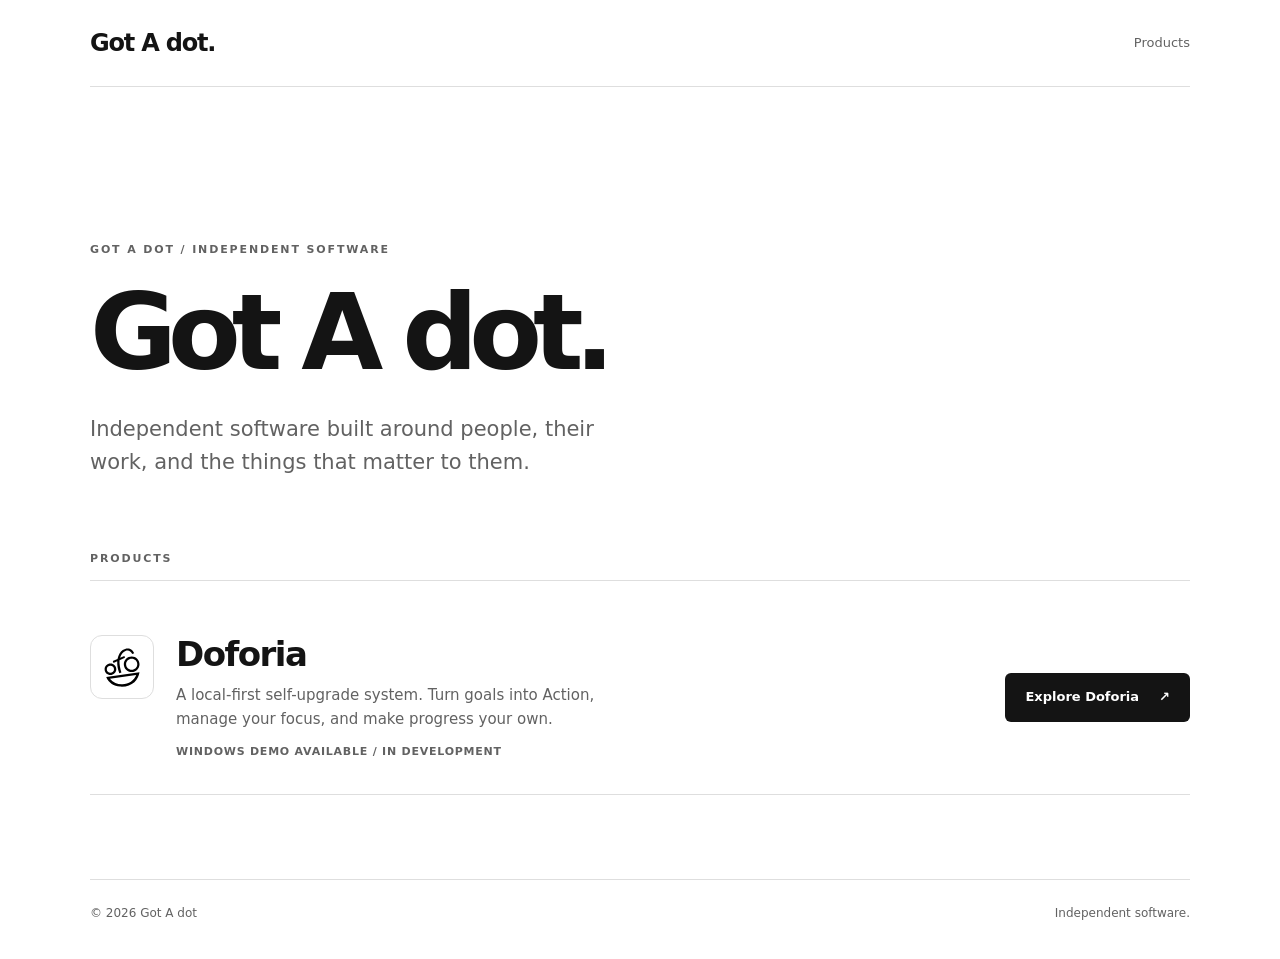
<file: index.html>
<!doctype html>
<html lang="en">
<head>
  <meta charset="utf-8">
  <meta name="viewport" content="width=device-width, initial-scale=1">
  <meta name="theme-color" media="(prefers-color-scheme: light)" content="#ffffff">
  <meta name="theme-color" media="(prefers-color-scheme: dark)" content="#111111">
  <title>Got A dot — Independent Software</title>
  <meta name="description" content="Got A dot is an independent software studio building tools for everyday life. Explore Doforia, a local-first self-upgrade system.">
  <meta name="robots" content="index, follow">
  <link rel="canonical" href="https://gotadot.github.io/">
  <meta property="og:type" content="website">
  <meta property="og:site_name" content="Got A dot">
  <meta property="og:title" content="Got A dot — Independent Software">
  <meta property="og:description" content="Independent software for everyday life. Discover Doforia.">
  <meta property="og:url" content="https://gotadot.github.io/">
  <script type="application/ld+json">{"@context":"https://schema.org","@type":"Organization","name":"Got A dot","url":"https://gotadot.github.io/"}</script>
  <script>
    const legacyIds = ["hero-title","preview","demo-tasks","progress-ring","task-percent","task-count","timer-display","timer-toggle","timer-reset","features","features-title","ownership","ownership-title","shared-workspace","shared-workspace-title","system","system-title","connected-actions","focus-automation","roadmap-title","platforms","platform-title","download","download-heading","demo-download-link","pricing","pricing-heading","free-release-conditions"];
    if (legacyIds.includes(location.hash.slice(1))) location.replace("/doforia/" + location.search + location.hash);
  </script>
  <style>
    :root{color-scheme:light dark;--bg:#fff;--ink:#141414;--muted:#626262;--line:#dedede;--soft:#f7f7f7}
    @media(prefers-color-scheme:dark){:root{--bg:#111;--ink:#f4f4f4;--muted:#aaa;--line:#373737;--soft:#1b1b1b}}
    *{box-sizing:border-box}body{margin:0;font-family:system-ui,-apple-system,BlinkMacSystemFont,"Segoe UI",sans-serif;background:var(--bg);color:var(--ink);line-height:1.6}a{color:inherit;text-decoration:none}a:focus-visible{outline:2px solid var(--ink);outline-offset:5px}.wrap{width:min(1100px,calc(100% - 48px));margin:auto}.top{display:flex;align-items:center;justify-content:space-between;border-bottom:1px solid var(--line);padding:24px 0}.brand{font-weight:750;letter-spacing:-.05em;font-size:24px}.nav{font-size:13px;color:var(--muted)}.hero{padding:clamp(72px,12vw,160px) 0 70px}.eyebrow{font-size:11px;letter-spacing:.17em;font-weight:650;color:var(--muted);margin:0 0 20px}h1,h2,p{margin:0}h1{font-size:clamp(54px,10vw,106px);letter-spacing:-.085em;line-height:1.02;font-weight:750}.intro{max-width:560px;font-size:clamp(16px,2vw,21px);margin-top:26px;color:var(--muted)}.products{padding:0 0 84px}.section-label{padding-bottom:13px;border-bottom:1px solid var(--line)}.product{display:grid;grid-template-columns:1fr auto;align-items:center;gap:28px;padding:34px 0;border-bottom:1px solid var(--line)}.product-main{display:flex;align-items:flex-start;gap:22px}.product-icon{width:64px;height:64px;display:grid;place-items:center;background:#fff;border:1px solid #dedede;border-radius:12px;flex:none}.product-icon img{width:40px;height:40px}h2{font-size:34px;line-height:1.15;letter-spacing:-.045em}.product p{max-width:480px;font-size:15px;color:var(--muted);margin-top:8px}.product-meta{font-size:11px;font-weight:650;letter-spacing:.07em;color:var(--muted);margin-top:12px}.button{display:inline-flex;align-items:center;justify-content:center;gap:20px;background:var(--ink);color:var(--bg);font-size:13px;font-weight:650;padding:14px 20px;border-radius:6px;white-space:nowrap}.button:hover{opacity:.8}.footer{border-top:1px solid var(--line);padding:24px 0 36px;display:flex;justify-content:space-between;gap:20px;color:var(--muted);font-size:12px}
    @media(max-width:600px){.wrap{width:calc(100% - 36px)}.hero{padding:76px 0 50px}.product{grid-template-columns:1fr;gap:24px}.product-icon{width:48px;height:48px}.product-icon img{width:30px;height:30px}.product-main{gap:14px}.button{justify-self:start}.footer{flex-wrap:wrap}}
  </style>
</head>
<body>
  <header class="top wrap" id="top"><a class="brand" href="/">Got A dot.</a><nav class="nav" aria-label="Main navigation"><a href="#products">Products</a></nav></header>
  <main id="main" class="wrap">
    <section class="hero" aria-labelledby="brand-title">
      <p class="eyebrow">GOT A DOT / INDEPENDENT SOFTWARE</p>
      <h1 id="brand-title">Got A dot.</h1>
      <p class="intro">Independent software built around people, their work, and the things that matter to them.</p>
    </section>
    <section class="products" id="products" aria-labelledby="products-title">
      <p class="eyebrow section-label" id="products-title">PRODUCTS</p>
      <article class="product">
        <div class="product-main">
          <div class="product-icon"><img src="/doforia/logo.svg" alt="" width="40" height="40"></div>
          <div><h2><a href="/doforia/">Doforia</a></h2><p>A local-first self-upgrade system. Turn goals into Action, manage your focus, and make progress your own.</p><div class="product-meta">WINDOWS DEMO AVAILABLE / IN DEVELOPMENT</div></div>
        </div>
        <a class="button" href="/doforia/">Explore Doforia <span aria-hidden="true">↗</span></a>
      </article>
    </section>
  </main>
  <footer class="footer wrap"><span>© 2026 Got A dot</span><span>Independent software.</span></footer>
</body>
</html>
</file>
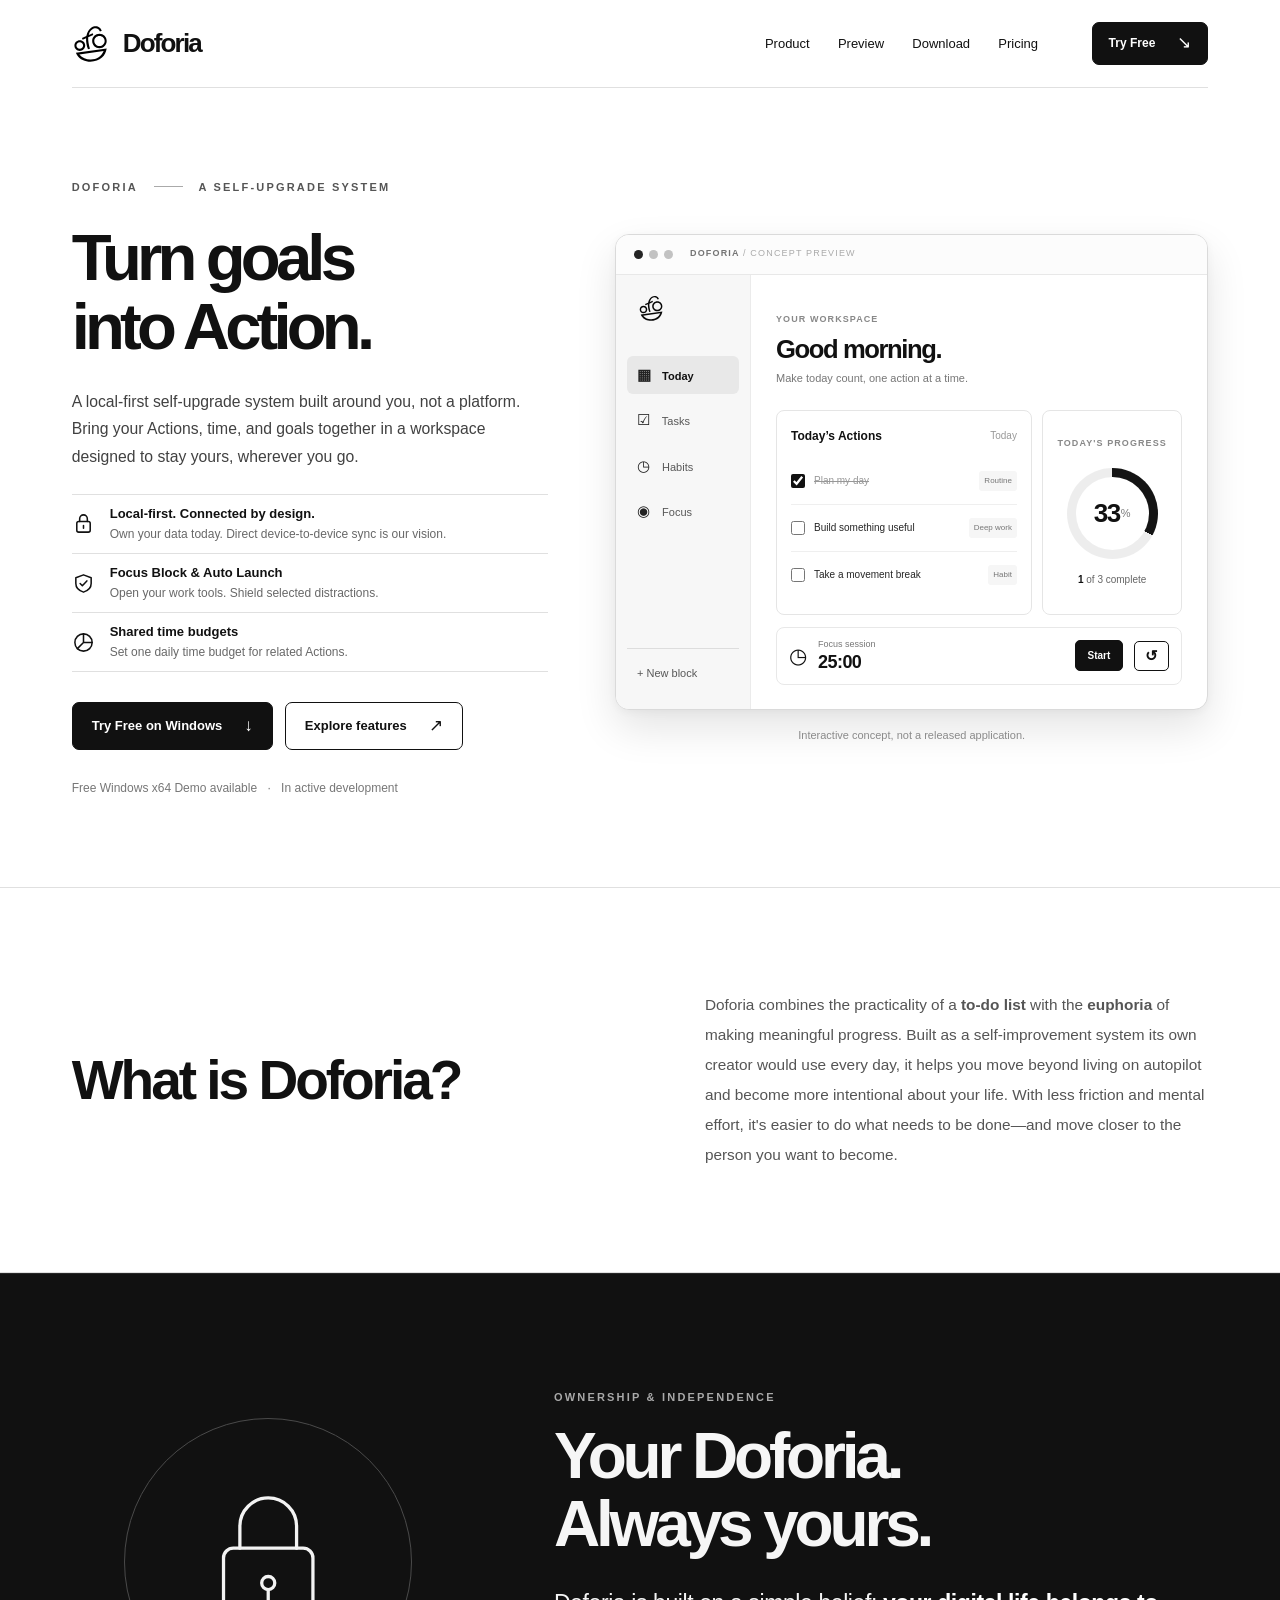
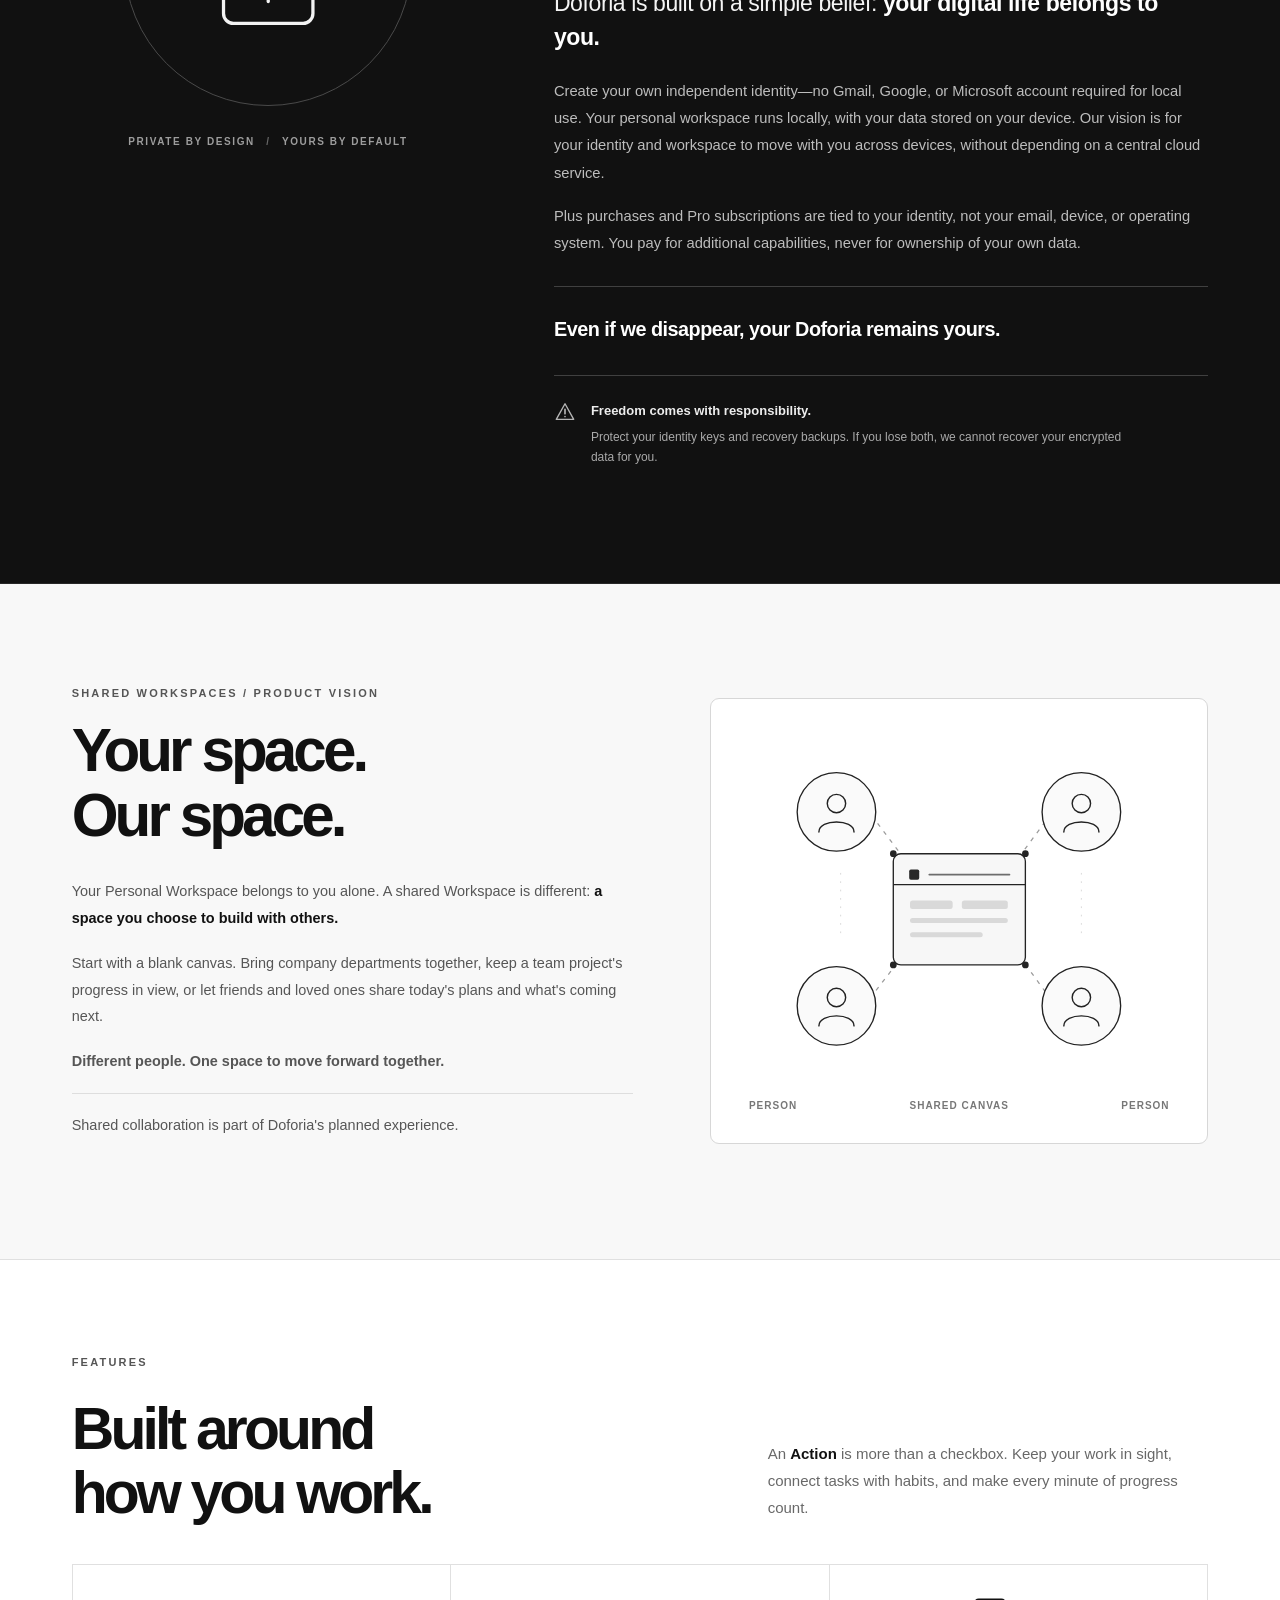
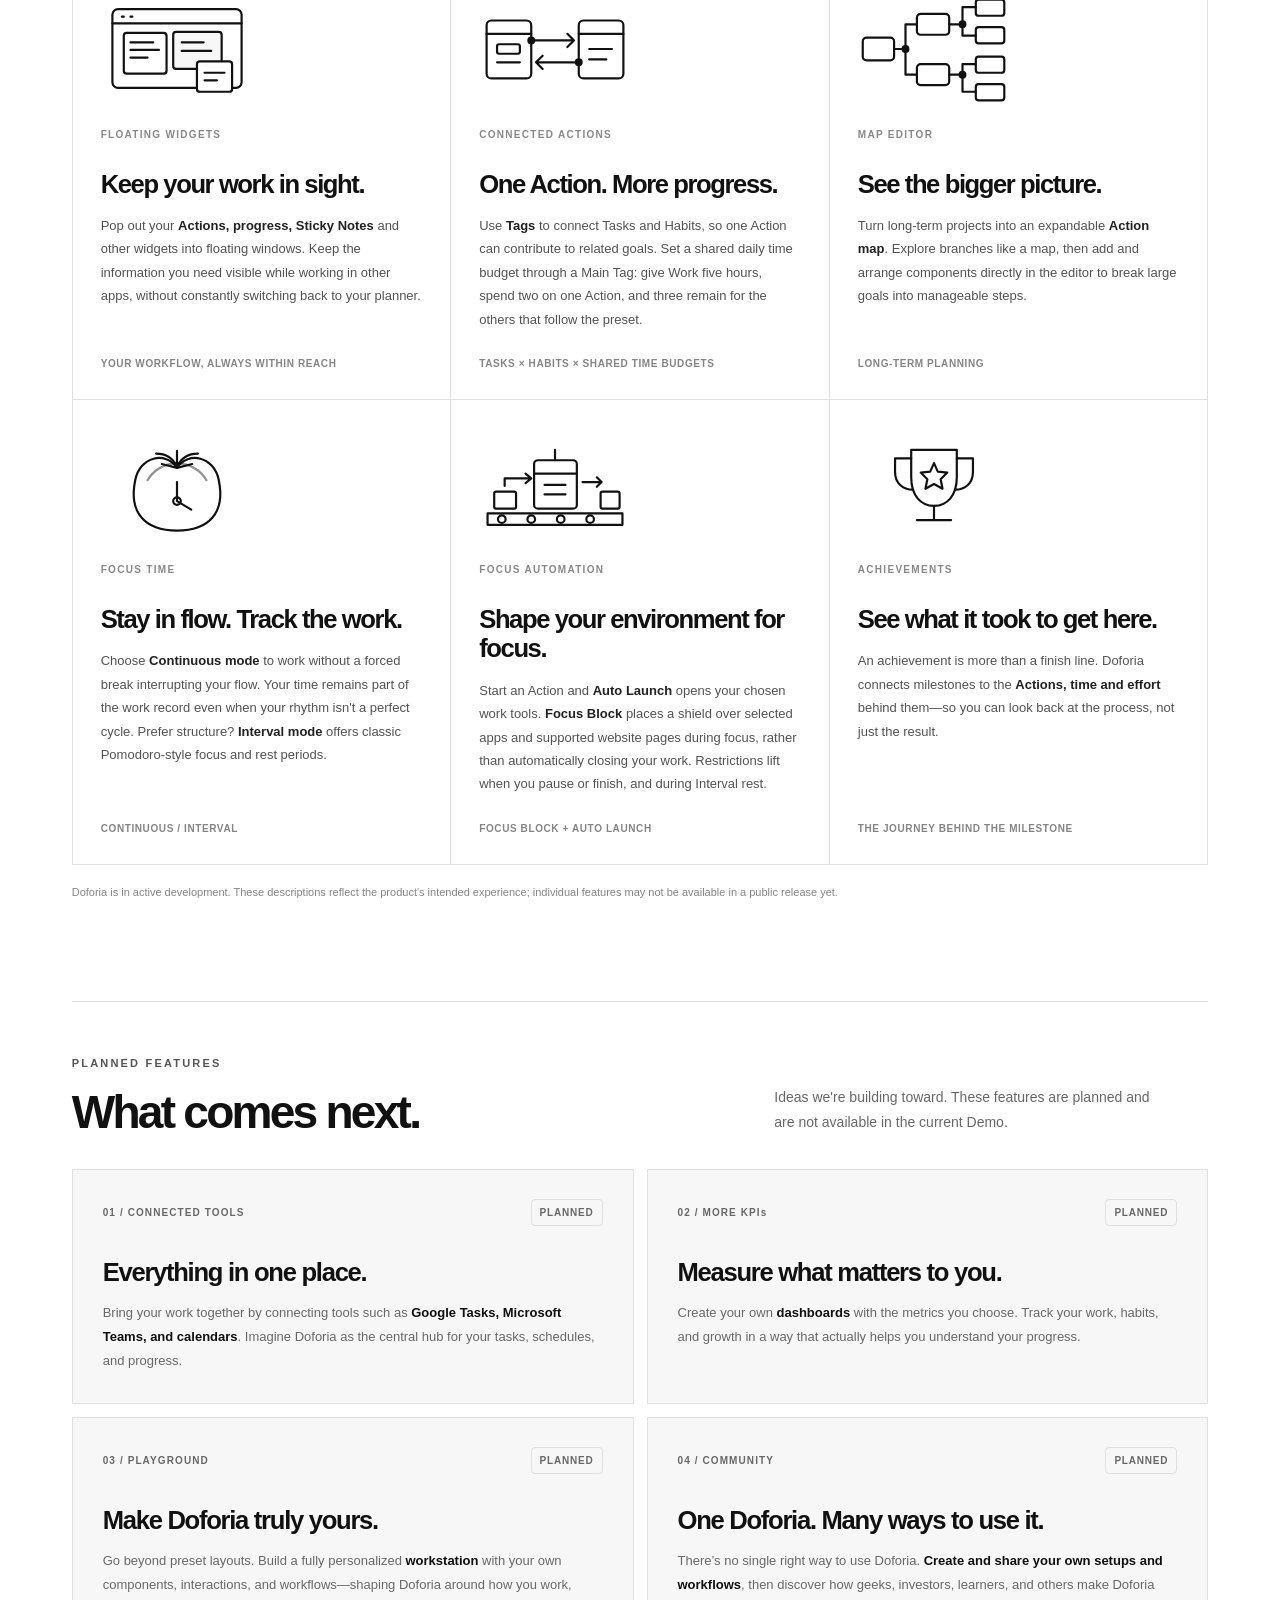
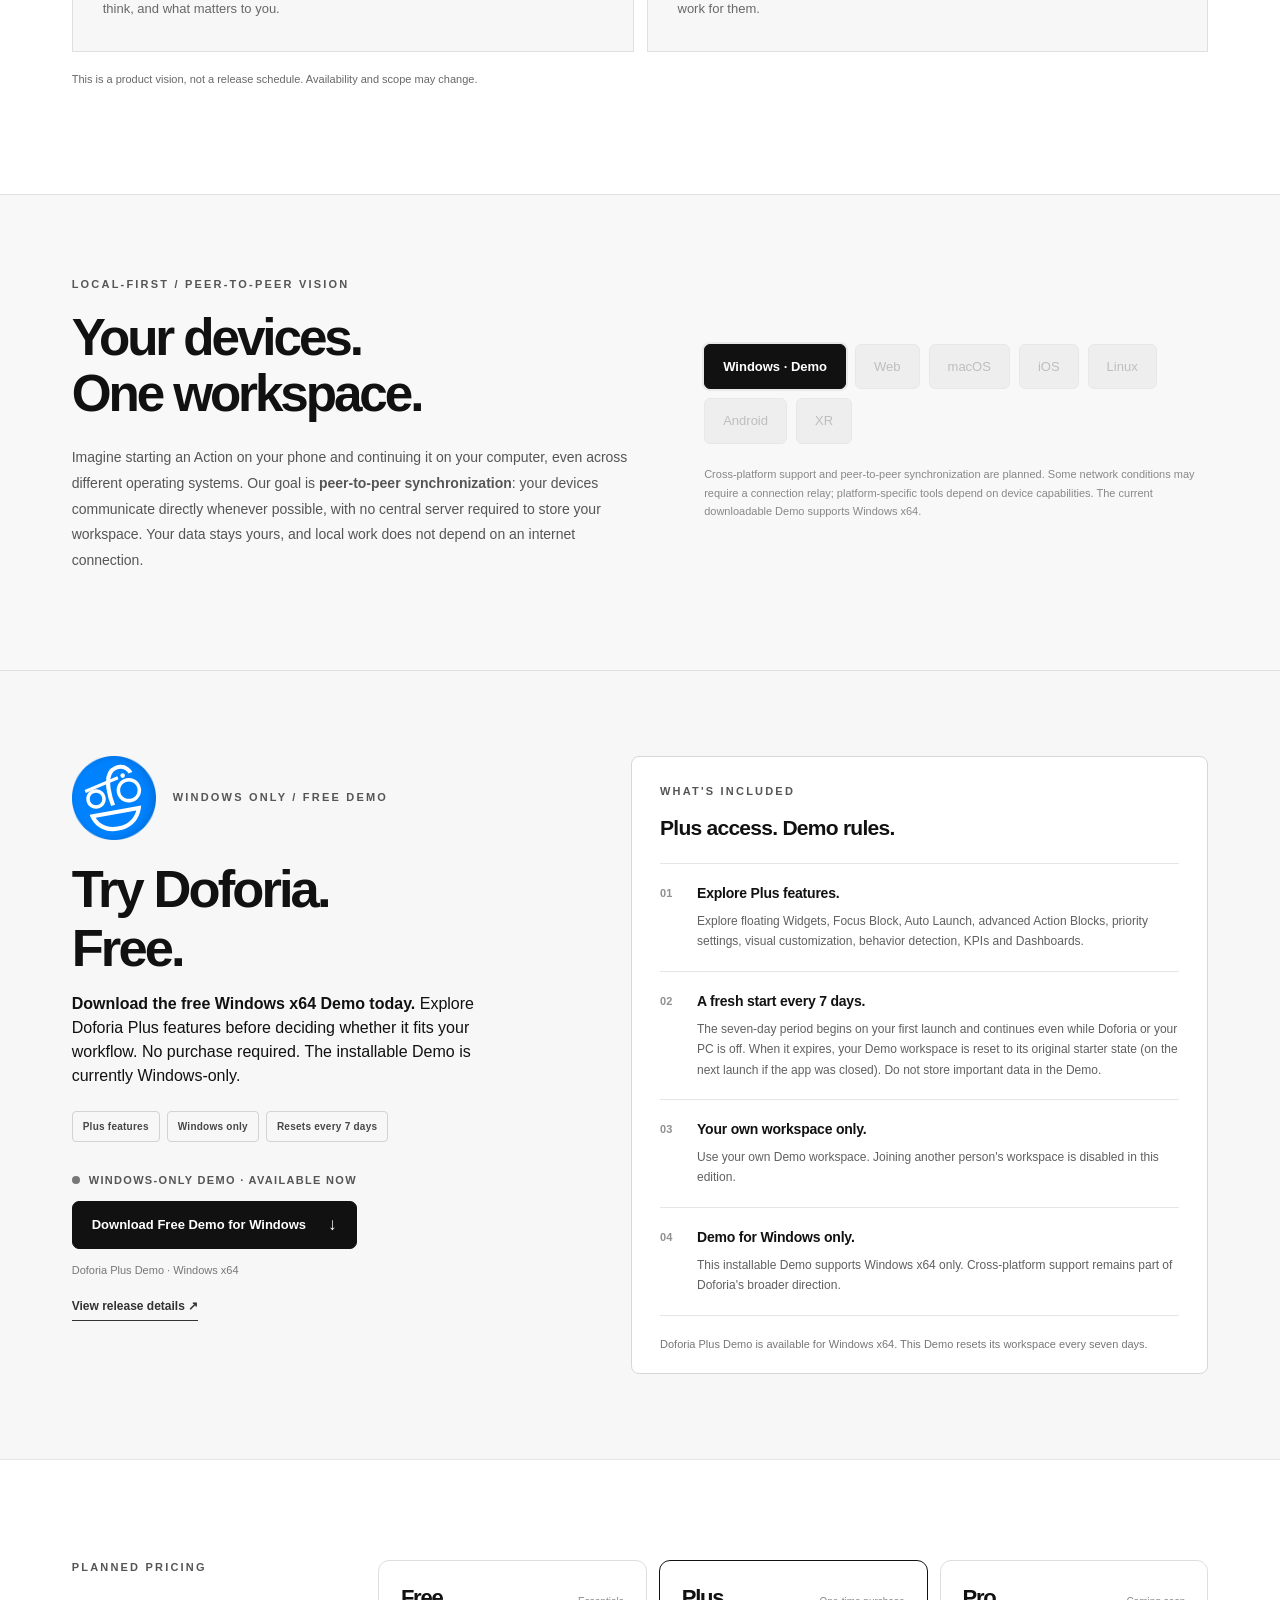
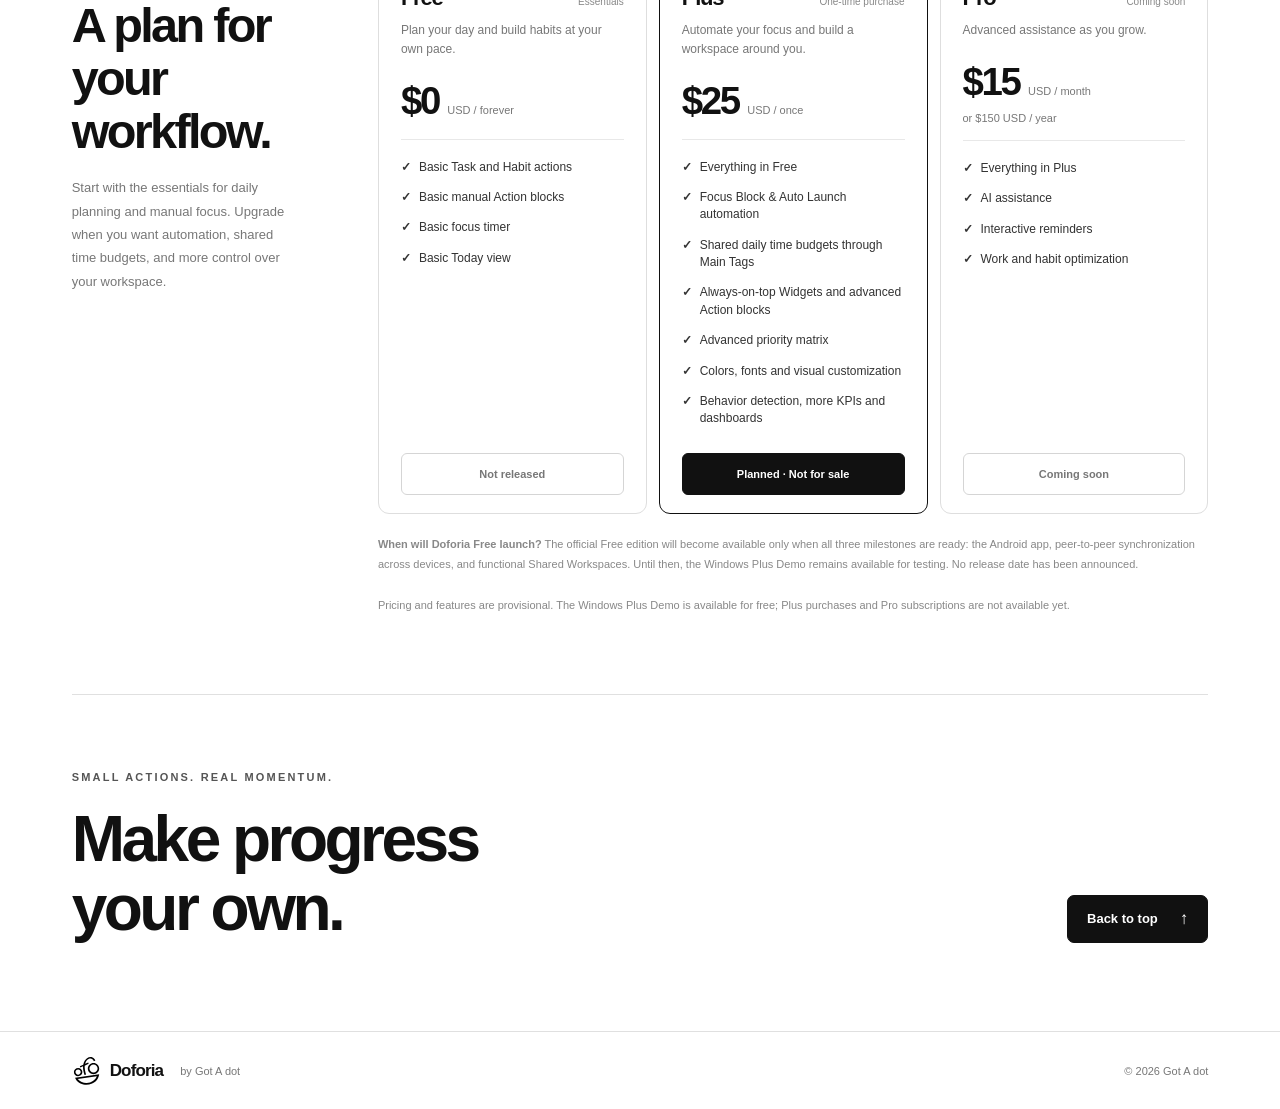
<file: doforia/index.html>
<!doctype html>
<html lang="en">
<head>
  <meta charset="utf-8">
  <meta name="viewport" content="width=device-width, initial-scale=1">
  <meta name="theme-color" media="(prefers-color-scheme: light)" content="#ffffff">
  <meta name="theme-color" media="(prefers-color-scheme: dark)" content="#111111">
  <meta name="description" content="Doforia is a local-first self-upgrade system for connected Actions, focus, and personal growth, with a vision for peer-to-peer sync across your devices without a central cloud dependency. Try the free Demo.">
  <meta name="robots" content="index, follow">
  <link rel="canonical" href="https://gotadot.github.io/doforia/">
  <meta property="og:type" content="website">
  <meta property="og:site_name" content="Doforia">
  <meta property="og:url" content="https://gotadot.github.io/doforia/">
  <meta property="og:title" content="Doforia — Turn goals into Action">
  <meta property="og:description" content="Doforia is a local-first self-upgrade system for connected Actions, focus, and personal growth, with a vision for peer-to-peer sync across your devices without a central cloud dependency. Try the free Demo.">
  <meta name="twitter:card" content="summary">
  <meta name="twitter:title" content="Doforia — Turn goals into Action">
  <meta name="twitter:description" content="Doforia is a local-first self-upgrade system for connected Actions, focus, and personal growth, with a vision for peer-to-peer sync across your devices without a central cloud dependency. Try the free Demo.">
  <title>Doforia — Turn goals into Action</title>
  <script type="application/ld+json">
  {
    "@context": "https://schema.org",
    "@type": "SoftwareApplication",
    "name": "Doforia",
    "url": "https://gotadot.github.io/doforia/",
    "description": "Doforia is a local-first self-upgrade system for connected Actions, focus, and personal growth, with a vision for peer-to-peer sync across your devices without a central cloud dependency. Try the free Demo.",
    "applicationCategory": "ProductivityApplication",
    "operatingSystem": "Windows (current Demo)",
    "publisher": {
      "@type": "Organization",
      "name": "Got A dot"
    }
  }
  </script>
  <script type="application/ld+json">
  {
    "@context": "https://schema.org",
    "@type": "WebSite",
    "name": "Doforia",
    "alternateName": ["Doforia App"],
    "url": "https://gotadot.github.io/doforia/"
  }
  </script>
  <link rel="icon" type="image/png" sizes="96x96" href="./favicon.png">
  <link rel="stylesheet" href="./styles.css">
  <script src="./script.js?v=latest-demo" defer></script>
</head>
<body>
  <a class="skip-link" href="#main">Skip to content</a>
  <div class="page">
    <header class="site-header" id="top">
      <a class="brand" href="#top" aria-label="Doforia home">
        <img src="./logo.svg" width="37" height="37" alt="" aria-hidden="true">
        <span>Doforia</span>
      </a>
      <nav class="nav-links" aria-label="Main navigation">
        <a href="#features">Product</a>
        <a href="#preview">Preview</a>
        <a href="#download">Download</a>
        <a href="#pricing">Pricing</a>
      </nav>
      <a class="button button-dark nav-cta" href="#download">Try Free <span aria-hidden="true">↘</span></a>
    </header>

    <main id="main">
      <section class="hero wrap" aria-labelledby="hero-title">
        <div class="hero-copy">
          <p class="eyebrow">DOFORIA <span class="eyebrow-line"></span> A SELF-UPGRADE SYSTEM</p>
          <h1 id="hero-title">Turn goals<br>into Action.</h1>
          <p class="hero-description">A local-first self-upgrade system built around you, not a platform. Bring your Actions, time, and goals together in a workspace designed to stay yours, wherever you go.</p>
          <ul class="hero-differentiators" aria-label="What makes Doforia different">
            <li><a href="#ownership"><svg viewBox="0 0 24 24" fill="none" stroke="currentColor" stroke-width="1.6" stroke-linecap="round" stroke-linejoin="round" aria-hidden="true" focusable="false"><rect x="5" y="10" width="14" height="11" rx="2"/><path d="M8 10V7a4 4 0 0 1 8 0v3M12 14v3"/></svg><span><strong>Local-first. Connected by design.</strong><small>Own your data today. Direct device-to-device sync is our vision.</small></span></a></li>
            <li><a href="#focus-automation"><svg viewBox="0 0 24 24" fill="none" stroke="currentColor" stroke-width="1.6" stroke-linecap="round" stroke-linejoin="round" aria-hidden="true" focusable="false"><path d="M12 3 4 6v6c0 4.6 3.3 7.5 8 9 4.7-1.5 8-4.4 8-9V6z"/><path d="m8.5 12 2.3 2.3 4.7-5"/></svg><span><strong>Focus Block &amp; Auto Launch</strong><small>Open your work tools. Shield selected distractions.</small></span></a></li>
            <li><a href="#connected-actions"><svg viewBox="0 0 24 24" fill="none" stroke="currentColor" stroke-width="1.6" stroke-linecap="round" stroke-linejoin="round" aria-hidden="true" focusable="false"><circle cx="12" cy="12" r="9"/><path d="M12 3v9h9M12 12l-6.4 6.4"/></svg><span><strong>Shared time budgets</strong><small>Set one daily time budget for related Actions.</small></span></a></li>
          </ul>
          <div class="hero-actions">
            <a class="button button-dark" href="#download">Try Free on Windows <span aria-hidden="true">↓</span></a>
            <a class="button button-light" href="#system">Explore features <span aria-hidden="true">↗</span></a>
          </div>
          <p class="hero-note">Free Windows x64 Demo available <span aria-hidden="true">·</span> In active development</p>
        </div>

        <div class="hero-preview" id="preview">
          <div class="desktop-window" aria-label="Interactive concept preview of the Doforia desktop interface">
            <div class="window-bar">
              <span class="window-dots" aria-hidden="true"><i></i><i></i><i></i></span>
              <span>DOFORIA <span class="window-bar-light">/ CONCEPT PREVIEW</span></span>
            </div>
            <div class="desktop-content">
              <aside class="app-sidebar" aria-label="Illustrative application navigation">
                <div class="app-sidebar-brand"><img src="./logo.svg" alt="" width="26" height="26"></div>
                <div class="sidebar-active"><span class="sidebar-symbol" aria-hidden="true">▦</span> Today</div>
                <div><span class="sidebar-symbol" aria-hidden="true">☑</span> Tasks</div>
                <div><span class="sidebar-symbol" aria-hidden="true">◷</span> Habits</div>
                <div><span class="sidebar-symbol" aria-hidden="true">◉</span> Focus</div>
                <div class="sidebar-bottom">+ New block</div>
              </aside>
              <div class="app-main">
                <div class="app-head">
                  <div>
                    <span class="app-overline">YOUR WORKSPACE</span>
                    <h2>Good morning.</h2>
                    <p>Make today count, one action at a time.</p>
                  </div>
                  
                </div>
                <div class="app-workspace">
                  <section class="tasks-panel" aria-label="Interactive task checklist">
                    <div class="mini-title"><strong>Today’s Actions</strong><span>Today</span></div>
                    <div id="demo-tasks" class="task-list">
                      <label class="task"><input type="checkbox" checked><span class="task-name">Plan my day</span><span class="task-type">Routine</span></label>
                      <label class="task"><input type="checkbox"><span class="task-name">Build something useful</span><span class="task-type">Deep work</span></label>
                      <label class="task"><input type="checkbox"><span class="task-name">Take a movement break</span><span class="task-type">Habit</span></label>
                    </div>
                  </section>
                  <section class="insight-panel" aria-label="Interactive progress indicator">
                    <span class="app-overline">TODAY'S PROGRESS</span>
                    <div class="progress-ring" id="progress-ring" style="--pct:33.33%" role="img" aria-label="33% of demo actions completed"><div><span id="task-percent">33</span><small>%</small></div></div>
                    <p><strong id="task-count">1</strong> of 3 complete</p>
                  </section>
                </div>
                <div class="focus-panel">
                  <div class="focus-icon" aria-hidden="true">◷</div>
                  <div class="focus-label"><span>Focus session</span><strong id="timer-display">25:00</strong></div>
                  <button id="timer-toggle" type="button" class="timer-button" aria-label="Start focus timer">Start</button>
                  <button id="timer-reset" type="button" class="timer-reset" aria-label="Reset timer">↺</button>
                </div>
              </div>
            </div>
          </div>
          <p class="preview-caption">Interactive concept, not a released application.</p>
        </div>
      </section>

      <section class="features" id="features" aria-labelledby="features-title">
        <div class="features-inner wrap">
          <h2 id="features-title">What is Doforia?</h2>
          <p>Doforia combines the practicality of a <strong>to-do list</strong> with the <strong>euphoria</strong> of making meaningful progress. Built as a self-improvement system its own creator would use every day, it helps you move beyond living on autopilot and become more intentional about your life. With less friction and mental effort, it's easier to do what needs to be done—and move closer to the person you want to become.</p>
        </div>
      </section>


      <section class="ownership-section" id="ownership" aria-labelledby="ownership-title">
        <div class="ownership-inner wrap">
          <div class="ownership-visual" aria-hidden="true">
            <div class="ownership-lock-frame">
              <svg class="ownership-lock" viewBox="0 0 160 160" fill="none" xmlns="http://www.w3.org/2000/svg">
                <rect x="39" y="68" width="82" height="69" rx="9" stroke="currentColor" stroke-width="3"/>
                <path d="M54 68V48C54 33.6 65.6 22 80 22C94.4 22 106 33.6 106 48V68" stroke="currentColor" stroke-width="3" stroke-linecap="round"/>
                <circle cx="80" cy="100" r="6" stroke="currentColor" stroke-width="3"/>
                <path d="M80 106V117" stroke="currentColor" stroke-width="3" stroke-linecap="round"/>
              </svg>
            </div>
            <span class="ownership-visual-label">PRIVATE BY DESIGN <span aria-hidden="true">/</span> YOURS BY DEFAULT</span>
          </div>
          <div class="ownership-copy">
            <p class="eyebrow">OWNERSHIP &amp; INDEPENDENCE</p>
            <h2 id="ownership-title">Your Doforia.<br>Always yours.</h2>
            <p class="ownership-lead">Doforia is built on a simple belief: <strong>your digital life belongs to you.</strong></p>
            <p>Create your own independent identity—no Gmail, Google, or Microsoft account required for local use. Your personal workspace runs locally, with your data stored on your device. Our vision is for your identity and workspace to move with you across devices, without depending on a central cloud service.</p>
            <p>Plus purchases and Pro subscriptions are tied to your identity, not your email, device, or operating system. You pay for additional capabilities, never for ownership of your own data.</p>
            <p class="ownership-promise">Even if we disappear, your Doforia remains yours.</p>
            <div class="ownership-caution">
              <svg viewBox="0 0 24 24" fill="none" xmlns="http://www.w3.org/2000/svg" aria-hidden="true">
                <path d="M12 3L2.5 20h19L12 3Z" stroke="currentColor" stroke-width="1.5" stroke-linejoin="round"/>
                <path d="M12 9v5M12 17h.01" stroke="currentColor" stroke-width="1.8" stroke-linecap="round"/>
              </svg>
              <div>
                <strong>Freedom comes with responsibility.</strong>
                <p>Protect your identity keys and recovery backups. If you lose both, we cannot recover your encrypted data for you.</p>
              </div>
            </div>
          </div>
        </div>
      </section>

      <section class="shared-workspace-section" id="shared-workspace" aria-labelledby="shared-workspace-title">
        <div class="shared-workspace-inner wrap">
          <div class="shared-workspace-copy">
            <p class="eyebrow">SHARED WORKSPACES / PRODUCT VISION</p>
            <h2 id="shared-workspace-title">Your space.<br>Our space.</h2>
            <p class="shared-workspace-lead">Your Personal Workspace belongs to you alone. A shared Workspace is different: <strong>a space you choose to build with others.</strong></p>
            <p>Start with a blank canvas. Bring company departments together, keep a team project's progress in view, or let friends and loved ones share today's plans and what's coming next.</p>
            <p class="shared-workspace-closing">Different people. One space to move forward together.</p>
            <p class="shared-workspace-note">Shared collaboration is part of Doforia's planned experience.</p>
          </div>
          <div class="shared-workspace-visual" aria-hidden="true">
            <svg class="shared-workspace-diagram" viewBox="0 0 520 430" fill="none" xmlns="http://www.w3.org/2000/svg">
              <path class="shared-diagram-link" d="M155 102L206 170M370 100L318 170M153 321L208 250M370 323L317 250" stroke-width="1.5" stroke-dasharray="5 7"/>
              <path class="shared-diagram-link" d="M118 171V251M406 171V251" stroke-width="1" stroke-dasharray="2 8" opacity=".45"/>
              <rect x="181" y="148" width="158" height="133" rx="9" class="shared-diagram-board"/>
              <path d="M181 185H339" class="shared-diagram-board-stroke" stroke-width="1.5"/>
              <rect x="200" y="167" width="12" height="12" rx="2" class="shared-diagram-filled"/>
              <path d="M224 173H320" class="shared-diagram-board-stroke" stroke-width="2" stroke-linecap="round" opacity=".65"/>
              <rect x="201" y="204" width="51" height="10" rx="3" class="shared-diagram-light"/>
              <rect x="263" y="204" width="55" height="10" rx="3" class="shared-diagram-light"/>
              <rect x="201" y="225" width="117" height="6" rx="3" class="shared-diagram-light"/>
              <rect x="201" y="242" width="87" height="6" rx="3" class="shared-diagram-light"/>
              <g class="shared-diagram-user">
                <circle cx="113" cy="98" r="47"/>
                <circle cx="113" cy="88" r="11" class="shared-diagram-face"/>
                <path d="M92 122C92 106 134 106 134 122" class="shared-diagram-person"/>
              </g>
              <g class="shared-diagram-user">
                <circle cx="406" cy="98" r="47"/>
                <circle cx="406" cy="88" r="11" class="shared-diagram-face"/>
                <path d="M385 122C385 106 427 106 427 122" class="shared-diagram-person"/>
              </g>
              <g class="shared-diagram-user">
                <circle cx="113" cy="330" r="47"/>
                <circle cx="113" cy="320" r="11" class="shared-diagram-face"/>
                <path d="M92 354C92 338 134 338 134 354" class="shared-diagram-person"/>
              </g>
              <g class="shared-diagram-user">
                <circle cx="406" cy="330" r="47"/>
                <circle cx="406" cy="320" r="11" class="shared-diagram-face"/>
                <path d="M385 354C385 338 427 338 427 354" class="shared-diagram-person"/>
              </g>
              <circle cx="181" cy="148" r="4" class="shared-diagram-dot"/>
              <circle cx="339" cy="148" r="4" class="shared-diagram-dot"/>
              <circle cx="181" cy="281" r="4" class="shared-diagram-dot"/>
              <circle cx="339" cy="281" r="4" class="shared-diagram-dot"/>
            </svg>
            <div class="shared-workspace-visual-footer"><span>PERSON</span><span>SHARED CANVAS</span><span>PERSON</span></div>
          </div>
        </div>
      </section>

      <section class="system-section wrap" id="system" aria-labelledby="system-title">
        <div class="system-heading">
          <p class="eyebrow">FEATURES</p>
          <div class="system-heading-grid">
            <h2 id="system-title">Built around<br>how you work.</h2>
            <p>An <strong>Action</strong> is more than a checkbox. Keep your work in sight, connect tasks with habits, and make every minute of progress count.</p>
          </div>
        </div>
        <div class="system-grid">
          <article class="system-card">
            <div class="system-icon" aria-hidden="true">
              <svg viewBox="0 0 160 112" fill="none" xmlns="http://www.w3.org/2000/svg" focusable="false"><rect x="12" y="14" width="136" height="83" rx="6"/><path d="M12 29h136M22 22h2M31 22h2"/><rect x="24" y="39" width="45" height="43" rx="3"/><path d="M31 49h24M31 57h30M31 65h18"/><rect x="76" y="38" width="51" height="39" rx="3" fill="var(--soft)"/><path d="M85 49h23M85 58h31"/><rect x="101" y="69" width="37" height="32" rx="3" fill="var(--panel)"/><path d="M109 81h21M109 89h13"/></svg>
            </div>
            <span class="system-number">FLOATING WIDGETS</span>
            <h3>Keep your work in sight.</h3>
            <p>Pop out your <strong>Actions, progress, Sticky Notes</strong> and other widgets into floating windows. Keep the information you need visible while working in other apps, without constantly switching back to your planner.</p>
            <span class="system-status">YOUR WORKFLOW, ALWAYS WITHIN REACH</span>
          </article>
          <article class="system-card">
            <div class="system-icon" aria-hidden="true">
              <svg viewBox="0 0 160 112" fill="none" xmlns="http://www.w3.org/2000/svg" focusable="false"><rect x="8" y="26" width="47" height="61" rx="5"/><rect x="105" y="26" width="47" height="61" rx="5"/><path d="M8 40h47M105 40h47"/><rect x="19" y="51" width="24" height="10" rx="2"/><path d="M19 70h24M116 56h24M116 67h18"/><path d="M55 47h45m-7-7 7 7-7 7M105 70H60m7-7-7 7 7 7"/><circle cx="55" cy="47" r="3" fill="currentColor"/><circle cx="105" cy="70" r="3" fill="currentColor"/></svg>
            </div>
            <span class="system-number" id="connected-actions">CONNECTED ACTIONS</span>
            <h3>One Action. More progress.</h3>
            <p>Use <strong>Tags</strong> to connect Tasks and Habits, so one Action can contribute to related goals. Set a shared daily time budget through a Main Tag: give Work five hours, spend two on one Action, and three remain for the others that follow the preset.</p>
            <span class="system-status">TASKS × HABITS × SHARED TIME BUDGETS</span>
          </article>
          <article class="system-card">
            <div class="system-icon" aria-hidden="true">
              <svg viewBox="0 0 160 112" fill="none" xmlns="http://www.w3.org/2000/svg" focusable="false"><rect x="5" y="44" width="33" height="24" rx="4"/><rect x="62" y="19" width="34" height="22" rx="4"/><rect x="62" y="72" width="34" height="22" rx="4"/><rect x="124" y="4" width="30" height="17" rx="3"/><rect x="124" y="33" width="30" height="17" rx="3"/><rect x="124" y="64" width="30" height="17" rx="3"/><rect x="124" y="93" width="30" height="17" rx="3"/><path d="M38 56h12V30h12M50 56v27h12M96 30h14V12h14M110 30v12h14M96 83h14V72h14M110 83v18h14"/><circle cx="50" cy="56" r="3" fill="currentColor"/><circle cx="110" cy="30" r="3" fill="currentColor"/><circle cx="110" cy="83" r="3" fill="currentColor"/></svg>
            </div>
            <span class="system-number">MAP EDITOR</span>
            <h3>See the bigger picture.</h3>
            <p>Turn long-term projects into an expandable <strong>Action map</strong>. Explore branches like a map, then add and arrange components directly in the editor to break large goals into manageable steps.</p>
            <span class="system-status">LONG-TERM PLANNING</span>
          </article>
          <article class="system-card">
            <div class="system-icon" aria-hidden="true">
              <svg viewBox="0 0 160 112" fill="none" xmlns="http://www.w3.org/2000/svg" focusable="false"><path d="M80 39c-12-18-39-12-44 13-7 34 10 53 44 53s51-19 44-53c-5-25-32-31-44-13Z"/><path d="M80 38c-4-9-12-14-22-14M80 38c4-9 12-14 22-14M80 38v-17M64 35l16 4 16-4"/><path d="M80 54v20l15 9"/><circle cx="80" cy="74" r="4"/><path d="M49 52a36 36 0 0 1 62 0" opacity=".45"/></svg>
            </div>
            <span class="system-number">FOCUS TIME</span>
            <h3>Stay in flow. Track the work.</h3>
            <p>Choose <strong>Continuous mode</strong> to work without a forced break interrupting your flow. Your time remains part of the work record even when your rhythm isn't a perfect cycle. Prefer structure? <strong>Interval mode</strong> offers classic Pomodoro-style focus and rest periods.</p>
            <span class="system-status">CONTINUOUS / INTERVAL</span>
          </article>
          <article class="system-card">
            <div class="system-icon" aria-hidden="true">
              <svg viewBox="0 0 160 112" fill="none" xmlns="http://www.w3.org/2000/svg" focusable="false"><path d="M9 87h142v12H9z"/><circle cx="24" cy="93" r="4"/><circle cx="55" cy="93" r="4"/><circle cx="86" cy="93" r="4"/><circle cx="117" cy="93" r="4"/><rect x="16" y="64" width="23" height="18" rx="2"/><path d="M27 58v-8h28M49 45l6 5-6 5"/><rect x="58" y="31" width="45" height="51" rx="4"/><path d="M58 45h45M69 57h22M69 67h22"/><path d="M109 54h20l-5-5m5 5-5 5"/><rect x="128" y="64" width="20" height="18" rx="2"/><path d="M80 20v11"/></svg>
            </div>
            <span class="system-number" id="focus-automation">FOCUS AUTOMATION</span>
            <h3>Shape your environment for focus.</h3>
            <p>Start an Action and <strong>Auto Launch</strong> opens your chosen work tools. <strong>Focus Block</strong> places a shield over selected apps and supported website pages during focus, rather than automatically closing your work. Restrictions lift when you pause or finish, and during Interval rest.</p>
            <span class="system-status">FOCUS BLOCK + AUTO LAUNCH</span>
          </article>
          <article class="system-card">
            <div class="system-icon" aria-hidden="true">
              <svg viewBox="0 0 160 112" fill="none" xmlns="http://www.w3.org/2000/svg" focusable="false"><path d="M56 20h48v29c0 19-10 30-24 30S56 68 56 49z"/><path d="M56 29H39v14c0 12 8 19 19 19M104 29h17v14c0 12-8 19-19 19"/><path d="M80 79v14M62 94h36"/><path d="m80 34 4 9 10 1-7 7 2 10-9-5-9 5 2-10-7-7 10-1z"/></svg>
            </div>
            <span class="system-number">ACHIEVEMENTS</span>
            <h3>See what it took to get here.</h3>
            <p>An achievement is more than a finish line. Doforia connects milestones to the <strong>Actions, time and effort</strong> behind them—so you can look back at the process, not just the result.</p>
            <span class="system-status">THE JOURNEY BEHIND THE MILESTONE</span>
          </article>
        </div>
        <p class="system-disclaimer">Doforia is in active development. These descriptions reflect the product's intended experience; individual features may not be available in a public release yet.</p>

        <section class="roadmap-section" aria-labelledby="roadmap-title">
          <div class="roadmap-heading">
            <div>
              <p class="eyebrow">PLANNED FEATURES</p>
              <h2 id="roadmap-title">What comes next.</h2>
            </div>
            <p>Ideas we're building toward. These features are planned and are not available in the current Demo.</p>
          </div>
          <div class="roadmap-grid">
            <article class="roadmap-card">
              <div class="roadmap-card-top"><span>01 / CONNECTED TOOLS</span><span>PLANNED</span></div>
              <h3>Everything in one place.</h3>
              <p>Bring your work together by connecting tools such as <strong>Google Tasks, Microsoft Teams, and calendars</strong>. Imagine Doforia as the central hub for your tasks, schedules, and progress.</p>
            </article>
            <article class="roadmap-card">
              <div class="roadmap-card-top"><span>02 / MORE KPIs</span><span>PLANNED</span></div>
              <h3>Measure what matters to you.</h3>
              <p>Create your own <strong>dashboards</strong> with the metrics you choose. Track your work, habits, and growth in a way that actually helps you understand your progress.</p>
            </article>
            <article class="roadmap-card">
              <div class="roadmap-card-top"><span>03 / PLAYGROUND</span><span>PLANNED</span></div>
              <h3>Make Doforia truly yours.</h3>
              <p>Go beyond preset layouts. Build a fully personalized <strong>workstation</strong> with your own components, interactions, and workflows—shaping Doforia around how you work, think, and what matters to you.</p>
            </article>
            <article class="roadmap-card">
              <div class="roadmap-card-top"><span>04 / COMMUNITY</span><span>PLANNED</span></div>
              <h3>One Doforia. Many ways to use it.</h3>
              <p>There’s no single right way to use Doforia. <strong>Create and share your own setups and workflows</strong>, then discover how geeks, investors, learners, and others make Doforia work for them.</p>
            </article>
          </div>
          <p class="roadmap-note">This is a product vision, not a release schedule. Availability and scope may change.</p>
        </section>
      </section>

      <section class="platform-section" id="platforms" aria-labelledby="platform-title">
        <div class="wrap platform-inner">
          <div>
            <p class="eyebrow">LOCAL-FIRST / PEER-TO-PEER VISION</p>
            <h2 id="platform-title">Your devices.<br>One workspace.</h2>
            <p>Imagine starting an Action on your phone and continuing it on your computer, even across different operating systems. Our goal is <strong>peer-to-peer synchronization</strong>: your devices communicate directly whenever possible, with no central server required to store your workspace. Your data stays yours, and local work does not depend on an internet connection.</p>
          </div>
          <div class="platform-list" aria-label="Platform development status">
            <span class="platform-current" aria-label="Windows: Demo available">Windows · Demo</span><span class="platform-planned">Web</span><span class="platform-planned">macOS</span><span class="platform-planned">iOS</span><span class="platform-planned">Linux</span><span class="platform-planned">Android</span><span class="platform-planned">XR</span>
            <p>Cross-platform support and peer-to-peer synchronization are planned. Some network conditions may require a connection relay; platform-specific tools depend on device capabilities. The current downloadable Demo supports Windows x64.</p>
          </div>
        </div>
      </section>

      <section class="download-section" id="download" aria-labelledby="download-heading">
        <div class="download-inner wrap demo-download">
          <div class="download-copy">
            <div class="demo-brand-line">
              <img class="demo-app-logo" src="./doforia-demo.svg" alt="Doforia Plus Demo icon" width="84" height="84" loading="lazy">
              <p class="eyebrow">WINDOWS ONLY / FREE DEMO</p>
            </div>
            <h2 id="download-heading">Try Doforia.<br>Free.</h2>
            <p><strong>Download the free Windows x64 Demo today.</strong> Explore Doforia Plus features before deciding whether it fits your workflow. No purchase required. The installable Demo is currently Windows-only.</p>
            <div class="demo-highlights" aria-label="Demo highlights">
              <span>Plus features</span><span>Windows only</span><span>Resets every 7 days</span>
            </div>
            <div class="download-details">
              <div class="release-status"><span class="status-indicator"></span> WINDOWS-ONLY DEMO · AVAILABLE NOW</div>
              <a id="demo-download-link" class="button button-dark" href="https://github.com/gotadot/doforia-demo-downloads/releases/latest">Download Free Demo for Windows <span aria-hidden="true">↓</span></a>
              <span class="release-note">Doforia Plus Demo <span data-demo-version hidden></span>· Windows x64<span data-demo-size hidden></span></span>
              <a class="demo-preview-link" href="https://github.com/gotadot/doforia-demo-downloads/releases/latest" target="_blank" rel="noopener noreferrer">View release details <span aria-hidden="true">↗</span></a>
            </div>
          </div>
          <div class="demo-info" aria-label="Demo version features and limitations">
            <div class="demo-info-header">
              <span class="eyebrow">WHAT'S INCLUDED</span>
              <strong>Plus access. Demo rules.</strong>
            </div>
            <div class="demo-info-row">
              <span class="demo-info-index">01</span>
              <div><h3>Explore Plus features.</h3><p>Explore floating Widgets, Focus Block, Auto Launch, advanced Action Blocks, priority settings, visual customization, behavior detection, KPIs and Dashboards.</p></div>
            </div>
            <div class="demo-info-row">
              <span class="demo-info-index">02</span>
              <div><h3>A fresh start every 7 days.</h3><p>The seven-day period begins on your first launch and continues even while Doforia or your PC is off. When it expires, your Demo workspace is reset to its original starter state (on the next launch if the app was closed). Do not store important data in the Demo.</p></div>
            </div>
            <div class="demo-info-row">
              <span class="demo-info-index">03</span>
              <div><h3>Your own workspace only.</h3><p>Use your own Demo workspace. Joining another person's workspace is disabled in this edition.</p></div>
            </div>
            <div class="demo-info-row">
              <span class="demo-info-index">04</span>
              <div><h3>Demo for Windows only.</h3><p>This installable Demo supports Windows x64 only. Cross-platform support remains part of Doforia's broader direction.</p></div>
            </div>
            <p class="demo-info-footnote">Doforia Plus Demo is available for Windows x64. This Demo resets its workspace every seven days.</p>
          </div>
        </div>
      </section>

      <section class="pricing-section wrap" id="pricing" aria-labelledby="pricing-heading">
        <div class="pricing-intro">
          <p class="eyebrow">PLANNED PRICING</p>
          <h2 id="pricing-heading">A plan for<br>your workflow.</h2>
          <p>Start with the essentials for daily planning and manual focus. Upgrade when you want automation, shared time budgets, and more control over your workspace.</p>
        </div>
        <div class="pricing-grid">
          <article class="plan">
            <div class="plan-top"><h3>Free</h3><span>Essentials</span></div>
            <p>Plan your day and build habits at your own pace.</p>
            <div class="price">$0 <small>USD / forever</small></div>
            <ul>
              <li>Basic Task and Habit actions</li>
              <li>Basic manual Action blocks</li>
              <li>Basic focus timer</li>
              <li>Basic Today view</li>
            </ul>
            <div class="plan-status">Not released</div>
          </article>
          <article class="plan plan-plus">
            <div class="plan-top"><h3>Plus</h3><span>One-time purchase</span></div>
            <p>Automate your focus and build a workspace around you.</p>
            <div class="price">$25 <small>USD / once</small></div>
            <ul>
              <li>Everything in Free</li>
              <li>Focus Block &amp; Auto Launch automation</li>
              <li>Shared daily time budgets through Main Tags</li>
              <li>Always-on-top Widgets and advanced Action blocks</li>
              <li>Advanced priority matrix</li>
              <li>Colors, fonts and visual customization</li>
              <li>Behavior detection, more KPIs and dashboards</li>
            </ul>
            <div class="plan-status">Planned · Not for sale</div>
          </article>
          <article class="plan">
            <div class="plan-top"><h3>Pro</h3><span>Coming soon</span></div>
            <p>Advanced assistance as you grow.</p>
            <div class="price">$15 <small>USD / month</small></div>
            <div class="annual">or $150 USD / year</div>
            <ul>
              <li>Everything in Plus</li>
              <li>AI assistance</li>
              <li>Interactive reminders</li>
              <li>Work and habit optimization</li>
            </ul>
            <div class="plan-status">Coming soon</div>
          </article>
        </div>
        <p class="pricing-footnote" id="free-release-conditions"><strong>When will Doforia Free launch?</strong> The official Free edition will become available only when all three milestones are ready: the Android app, peer-to-peer synchronization across devices, and functional Shared Workspaces. Until then, the Windows Plus Demo remains available for testing. No release date has been announced.</p>
        <p class="pricing-footnote">Pricing and features are provisional. The Windows Plus Demo is available for free; Plus purchases and Pro subscriptions are not available yet.</p>
      </section>

      <section class="closing-section wrap">
        <div><p class="eyebrow">SMALL ACTIONS. REAL MOMENTUM.</p><h2>Make progress<br>your own.</h2></div>
        <a class="button button-dark" href="#top">Back to top <span aria-hidden="true">↑</span></a>
      </section>
    </main>

    <footer class="site-footer">
      <div class="footer-mark"><img src="./logo.svg" alt="" width="29" height="29"><strong>Doforia</strong><span>by <a href="/">Got A dot</a></span></div>
      <span>© <span id="year">2026</span> Got A dot</span>
    </footer>
  </div>
</body>
</html>
</file>
<file: doforia/styles.css>
:root {
  color-scheme: light;
  --ink: #111111;
  --text: #262626;
  --muted: #686868;
  --line: #e0e0e0;
  --soft: #f7f7f7;
  --panel: #ffffff;
  --shadow: 0 18px 42px rgba(0, 0, 0, .11), 0 2px 8px rgba(0, 0, 0, .04);
}
*, *::before, *::after { box-sizing: border-box; }
html { scroll-behavior: smooth; scroll-padding-top: 30px; }
body {
  margin: 0;
  background: #ffffff;
  color: var(--ink);
  font: 400 16px/1.5 -apple-system, BlinkMacSystemFont, "Segoe UI", Inter, Helvetica, Arial, sans-serif;
  -webkit-font-smoothing: antialiased;
}
a { color: inherit; text-decoration: none; }
button { font: inherit; }
button, input { touch-action: manipulation; }
:where(a, button, input):focus-visible { outline: 2px solid #111; outline-offset: 4px; }
h1, h2, h3, p { margin-top: 0; }
h1, h2, h3 { letter-spacing: -.055em; }
.page { width: 100%; max-width: 1640px; margin: 0 auto; overflow-x: clip; }
.wrap { width: calc(100% - 11.2%); margin-inline: auto; }
.skip-link { position: absolute; z-index: 50; left: 16px; top: -100px; padding: 12px 18px; background: #111; color: white; }
.skip-link:focus { top: 10px; }
.button {
  display: inline-flex;
  align-items: center;
  justify-content: space-between;
  gap: 22px;
  min-height: 46px;
  padding: 12px 19px;
  border: 1px solid var(--ink);
  border-radius: 7px;
  font-size: 13px;
  line-height: 1.3;
  font-weight: 650;
  white-space: nowrap;
  transition: background-color .18s ease, color .18s ease, transform .18s ease;
}
.button:hover { transform: translateY(-1px); }
.button-dark { background: #111; color: #fff; }
.button-dark:hover { background: #343434; }
.button-light { background: #fff; color: #111; }
.button-light:hover { background: #f2f2f2; }
.button span { font-size: 17px; font-weight: 450; }
.eyebrow { font-size: 11px; line-height: 1.4; font-weight: 700; letter-spacing: .2em; color: #555; }
.eyebrow-line { display: inline-block; height: 1px; width: 29px; margin: 0 11px 4px; background: #aaa; }

/* Navigation */
.site-header {
  width: calc(100% - 11.2%);
  margin: 0 auto;
  min-height: 88px;
  display: flex;
  align-items: center;
  gap: 28px;
  border-bottom: 1px solid var(--line);
}
.brand { display: inline-flex; align-items: center; gap: 14px; white-space: nowrap; font-size: 26px; font-weight: 720; letter-spacing: -.07em; }
.brand img { object-fit: contain; flex: none; }
/* Let all on-page logos contrast with their background: dark on light, white on dark. */
.brand img,
.app-sidebar-brand img,
.footer-mark img {
  filter: brightness(0) invert(1);
  mix-blend-mode: difference;
}
.nav-links { display: flex; align-items: center; justify-content: flex-end; gap: clamp(19px, 2.2vw, 39px); flex: 1; margin-right: clamp(8px, 2vw, 30px); }
.nav-links a { font-size: 13px; font-weight: 530; }
.nav-links a:hover { text-decoration: underline; text-underline-offset: 5px; }
.nav-cta { min-height: 41px; font-size: 12px; padding: 9px 16px; }

/* Hero and real, interactive desktop concept */
.hero {
  display: grid;
  grid-template-columns: minmax(340px, .90fr) minmax(520px, 1.12fr);
  gap: clamp(35px, 5.2vw, 88px);
  align-items: center;
  padding-block: clamp(82px, 7.2vw, 122px) clamp(82px, 7vw, 120px);
}
.hero-copy { min-width: 0; }
.hero-copy .eyebrow { margin-bottom: 27px; }
.hero h1 {
  font-size: clamp(56px, 5.1vw, 84px);
  font-weight: 750;
  line-height: 1.065;
  letter-spacing: -.074em;
  margin-bottom: 26px;
}
.hero-description { font-size: clamp(15px, 1.23vw, 18px); line-height: 1.76; max-width: 505px; color: #414141; }
/* Compact first-screen product differentiators */
.hero-differentiators{list-style:none;padding:0;margin:23px 0 0;max-width:510px;border-top:1px solid var(--line)}
.hero-differentiators li{margin:0;border-bottom:1px solid var(--line)}
.hero-differentiators a{display:grid;grid-template-columns:26px minmax(0,1fr);align-items:center;gap:12px;padding:10px 0;color:var(--ink)}
.hero-differentiators a:hover strong{text-decoration:underline;text-underline-offset:3px}
.hero-differentiators svg{width:23px;height:23px;display:block}
.hero-differentiators span{display:block;min-width:0}
.hero-differentiators strong{display:block;font-size:13px;line-height:1.4;font-weight:700}
.hero-differentiators small{display:block;font-size:12px;line-height:1.5;color:var(--muted);margin-top:2px}
@media(max-width:650px){.hero-differentiators{margin-top:19px}.hero-differentiators a{padding:9px 0}.hero-differentiators small{font-size:12px}}
.hero-actions { display: flex; flex-wrap: wrap; gap: 12px; margin-top: 30px; }
.hero-note { margin: 29px 0 0; font-size: 12px; color: #777; }
.hero-note span { padding: 0 7px; }
.hero-preview { min-width: 0; }
.desktop-window { border-radius: 14px; background: #fff; border: 1px solid #dadada; box-shadow: var(--shadow); overflow: hidden; }
.window-bar {
  min-height: 40px;
  padding: 0 18px;
  display: flex;
  align-items: center;
  gap: 17px;
  border-bottom: 1px solid #e8e8e8;
  color: #747474;
  font-size: 9px;
  letter-spacing: .13em;
  font-weight: 650;
  background: #fcfcfc;
}
.window-dots { display: flex; align-items: center; gap: 6px; }
.window-dots i { display: inline-block; width: 9px; height: 9px; background: #c2c2c2; border-radius: 50%; }
.window-dots i:first-child { background: #242424; }
.window-bar-light { color: #aaa; font-weight: 450; }
.desktop-content { min-height: 372px; display: grid; grid-template-columns: 135px minmax(0, 1fr); }
.app-sidebar { display: flex; flex-direction: column; padding: 20px 11px; gap: 7px; background: #f7f7f7; border-right: 1px solid #ebebeb; }
.app-sidebar-brand { padding: 0 11px 21px; }
.app-sidebar > div:not(.app-sidebar-brand) { padding: 8px 10px; font-size: 11px; color: #585858; border-radius: 6px; white-space: nowrap; }
.app-sidebar .sidebar-active { background: #e8e8e8; color: #111 !important; font-weight: 650; }
.sidebar-symbol { display: inline-block; width: 22px; font-size: 15px; color: #222; }
.app-sidebar .sidebar-bottom { margin-top: auto; border-top: 1px solid #ddd; border-radius: 0 !important; padding-top: 16px !important; }
.app-main { min-width: 0; padding: 30px 25px 24px; }
.app-head { display: flex; justify-content: space-between; align-items: start; gap: 10px; margin-bottom: 23px; }
.app-overline { color: #888; font-size: 9px; font-weight: 650; letter-spacing: .12em; }
.app-head h2 { font-size: clamp(20px, 2vw, 28px); margin: 6px 0 2px; font-weight: 720; line-height: 1.15; }
.app-head p { font-size: 11px; color: #777; margin: 6px 0 0; }
.app-demo-badge { flex: none; border: 1px solid #ddd; padding: 5px 7px; border-radius: 4px; color: #777; font-size: 8px; font-weight: 700; letter-spacing: .06em; }
.app-workspace { display: grid; grid-template-columns: minmax(0,1.55fr) minmax(120px, .85fr); gap: 10px; }
.tasks-panel, .insight-panel { border: 1px solid #e5e5e5; background: white; border-radius: 8px; padding: 16px 14px; min-width: 0; }
.mini-title { display: flex; align-items: center; justify-content: space-between; gap: 8px; font-size: 12px; margin-bottom: 13px; }
.mini-title span { color: #999; font-size: 10px; }
.task-list { display: grid; }
.task {
  display: flex;
  align-items: center;
  gap: 9px;
  border-top: 1px solid #efefef;
  padding: 13px 0;
  cursor: pointer;
}
.task:first-child { border-top: 0; }
.task input { margin: 0; width: 14px; height: 14px; accent-color: #111; cursor: pointer; flex: none; }
.task-name { font-size: 10px; color: #262626; flex: 1; min-width: 0; }
.task input:checked + .task-name { text-decoration: line-through; color: #989898; }
.task-type { border-radius: 3px; background: #f6f6f6; color: #777; padding: 4px 5px; font-size: 8px; white-space: nowrap; }
.insight-panel { display: flex; align-items: center; flex-direction: column; justify-content: center; }
.insight-panel .app-overline { text-align: center; }
.progress-ring { width: 91px; height: 91px; border-radius: 50%; background: conic-gradient(#141414 var(--pct), #ededed 0); display: grid; place-items: center; margin-top: 17px; }
.progress-ring > div { background: #fff; width: 73px; height: 73px; border-radius: 50%; display: flex; justify-content: center; align-items: center; gap: 1px; }
.progress-ring span { font-size: 26px; font-weight: 700; letter-spacing: -.06em; }
.progress-ring small { font-size: 11px; color: #777; }
.insight-panel p { font-size: 10px; color: #666; margin: 13px 0 0; text-align: center; }
.insight-panel p strong { color: #111; }
.focus-panel { display: flex; gap: 11px; align-items: center; border: 1px solid #e8e8e8; border-radius: 8px; padding: 10px 12px; margin-top: 12px; }
.focus-icon { font-size: 21px; line-height: 1; color: #111; }
.focus-label { flex: 1; display: flex; flex-direction: column; }
.focus-label span { color: #777; font-size: 9px; }
.focus-label strong { font-size: 18px; line-height: 1.3; letter-spacing: -.03em; }
.timer-button, .timer-reset { border: 1px solid #111; background: #111; color: white; border-radius: 5px; cursor: pointer; padding: 7px 12px; font-size: 10px; font-weight: 700; }
.timer-button:hover { background: #404040; }
.timer-reset { background: #fff; color: #111; font-size: 15px; padding: 3px 10px; }
.timer-reset:hover { background: #eee; }
.preview-caption { color: #8a8a8a; font-size: 11px; text-align: center; margin: 17px 0 0; }

/* Second section — Tag and Action */
.features { border-top: 1px solid var(--line); border-bottom: 1px solid var(--line); }
.features-inner {
  display: grid;
  grid-template-columns: minmax(0, 1.05fr) minmax(0, .95fr);
  align-items: center;
  column-gap: clamp(36px, 6vw, 100px);
  padding-block: clamp(70px, 8vw, 125px);
}
.features-inner h2 {
  font-size: clamp(38px, 4.3vw, 68px);
  font-weight: 740;
  line-height: 1.15;
  letter-spacing: -.055em;
  margin: 0;
}
.features-inner p {
  margin: 0;
  max-width: 510px;
  color: #555;
  font-size: clamp(15px, 1.2vw, 18px);
  line-height: 1.95;
}
.features-inner .tag-highlight {
  display: inline;
  padding: 2px 7px;
  border-radius: 3px;
  color: #ffffff;
  background: #111111;
  font-weight: 700;
  -webkit-box-decoration-break: clone;
  box-decoration-break: clone;
}
@media (max-width: 700px) {
  .features-inner { grid-template-columns: 1fr; row-gap: 24px; padding-block: 64px; }
  .features-inner h2 { font-size: clamp(35px, 8.6vw, 48px); }
  .features-inner p { font-size: 15px; }
}

/* Shared Workspace section */
.shared-workspace-section { background:#f8f8f8; border-bottom:1px solid var(--line); }
.shared-workspace-inner {
  display:grid; grid-template-columns:minmax(0,1.06fr) minmax(0,.94fr);
  column-gap:clamp(34px,6vw,96px); align-items:center;
  padding-block:clamp(76px,8vw,122px);
}
.shared-workspace-copy { min-width:0; max-width:615px; }
.shared-workspace-copy .eyebrow { margin-bottom:18px; }
.shared-workspace-copy h2 {
  font-size:clamp(43px,4.7vw,75px); line-height:1.08;
  letter-spacing:-.065em; margin:0 0 29px;
}
.shared-workspace-copy > p:not(.eyebrow) { color:#565656; font-size:clamp(14px,1.13vw,16px); line-height:1.85; margin:0 0 18px; }
.shared-workspace-copy > .shared-workspace-lead { color:#252525; font-size:clamp(18px,1.6vw,22px); line-height:1.65; }
.shared-workspace-copy strong { font-weight:730; color:#111; }
.shared-workspace-copy > .shared-workspace-closing { color:#111; font-weight:720; margin-top:26px; }
.shared-workspace-copy > .shared-workspace-note { border-top:1px solid #dedede; padding-top:18px; margin-top:27px; font-size:11px; color:#777; }
.shared-workspace-visual { min-width:0; border:1px solid #d7d7d7; border-radius:9px; padding:clamp(15px,2.4vw,32px); background:#fff; }
.shared-workspace-diagram { display:block; width:100%; height:auto; }
.shared-diagram-user { stroke:#222; stroke-width:1.6; fill:#fafafa; }
.shared-diagram-face { stroke:#222; stroke-width:1.7; fill:none; }
.shared-diagram-person { stroke:#222; stroke-width:1.7; stroke-linecap:round; fill:none; }
.shared-diagram-link { stroke:#9b9b9b; }
.shared-diagram-board { fill:#f7f7f7; stroke:#242424; stroke-width:1.6; }
.shared-diagram-board-stroke { stroke:#242424; }
.shared-diagram-filled { fill:#292929; }
.shared-diagram-light { fill:#d9d9d9; }
.shared-diagram-dot { fill:#242424; }
.shared-workspace-visual-footer { display:flex; justify-content:space-between; gap:10px; font-size:10px; letter-spacing:.1em; font-weight:700; color:#777; padding:8px 7px 0; }
@media(max-width:870px) {
  .shared-workspace-inner { grid-template-columns:1fr; gap:32px; padding-block:70px; }
  .shared-workspace-copy { max-width:710px; }
  .shared-workspace-visual { max-width:600px; width:100%; margin:auto; }
}
@media(max-width:650px) {
  .shared-workspace-inner { padding-block:58px 65px; gap:24px; }
  .shared-workspace-copy h2 { font-size:clamp(42px,10vw,58px); }
  .shared-workspace-visual { padding:13px; }
  .shared-workspace-visual-footer { font-size:8px; letter-spacing:.04em; }
}
@media(prefers-color-scheme:dark) {
  .shared-workspace-section { background:#1b1b1b; }
  .shared-workspace-copy > p:not(.eyebrow) { color:#bbb; }
  .shared-workspace-copy > .shared-workspace-lead,
  .shared-workspace-copy > .shared-workspace-closing,
  .shared-workspace-copy strong { color:#f5f5f5; }
  .shared-workspace-copy > .shared-workspace-note { color:#aaa; border-color:#454545; }
  .shared-workspace-visual { background:#242424; border-color:#555; }
  .shared-diagram-user { stroke:#f0f0f0; fill:#303030; }
  .shared-diagram-face, .shared-diagram-person { stroke:#f0f0f0; }
  .shared-diagram-link { stroke:#a0a0a0; }
  .shared-diagram-board { fill:#2b2b2b; stroke:#f0f0f0; }
  .shared-diagram-board-stroke { stroke:#f0f0f0; }
  .shared-diagram-filled, .shared-diagram-dot { fill:#f0f0f0; }
  .shared-diagram-light { fill:#656565; }
  .shared-workspace-visual-footer { color:#c8c8c8; }
}

/* Ownership manifesto — independent from the time-limited Demo */
.ownership-section {
  background: #111;
  color: #f6f6f6;
  border-block: 1px solid #272727;
}
.ownership-inner {
  display: grid;
  grid-template-columns: minmax(200px, .75fr) minmax(0, 1.25fr);
  gap: clamp(42px, 7vw, 118px);
  align-items: start;
  padding-block: clamp(80px, 9vw, 132px);
}
.ownership-visual {
  display: flex;
  flex-direction: column;
  gap: 28px;
  align-items: center;
  padding-top: 28px;
  min-width: 0;
}
.ownership-lock-frame {
  width: min(100%, 288px);
  aspect-ratio: 1 / 1;
  border: 1px solid #4a4a4a;
  border-radius: 50%;
  display: grid;
  place-items: center;
}
.ownership-lock {
  width: 61%;
  height: 61%;
  color: #f3f3f3;
}
.ownership-visual-label {
  color: #9d9d9d;
  font-size: 10px;
  letter-spacing: .16em;
  font-weight: 700;
  text-align: center;
  line-height: 1.6;
}
.ownership-visual-label span { margin-inline: 7px; color: #686868; }
.ownership-copy { max-width: 680px; min-width: 0; }
.ownership-copy .eyebrow { color: #a9a9a9; margin-bottom: 17px; }
.ownership-copy h2 {
  font-size: clamp(44px, 5vw, 77px);
  font-weight: 740;
  line-height: 1.07;
  letter-spacing: -.065em;
  margin: 0 0 27px;
}
.ownership-copy > p:not(.eyebrow) {
  color: #bdbdbd;
  font-size: clamp(14px, 1.15vw, 16px);
  line-height: 1.85;
  margin: 0 0 16px;
}
.ownership-copy > .ownership-lead {
  color: #f4f4f4 !important;
  font-size: clamp(18px, 1.8vw, 24px) !important;
  line-height: 1.5 !important;
  margin-bottom: 23px !important;
  letter-spacing: -.018em;
}
.ownership-lead strong { color: #fff; font-weight: 730; }
.ownership-copy > .ownership-promise {
  color: #fff !important;
  font-size: clamp(17px, 1.55vw, 22px) !important;
  font-weight: 720;
  letter-spacing: -.025em;
  line-height: 1.45 !important;
  border-top: 1px solid #404040;
  padding-top: 28px;
  margin: 29px 0 0 !important;
}
.ownership-caution {
  display: grid;
  grid-template-columns: 23px minmax(0, 1fr);
  gap: 14px;
  border-top: 1px solid #404040;
  margin-top: 31px;
  padding-top: 25px;
}
.ownership-caution svg { width: 22px; height: 22px; color: #b5b5b5; }
.ownership-caution strong { display: block; color: #ededed; font-size: 13px; margin-bottom: 6px; }
.ownership-caution p { font-size: 12px; line-height: 1.7; color: #aaa; margin: 0; max-width: 550px; }
@media (max-width: 870px) {
  .ownership-inner { grid-template-columns: 1fr; gap: 34px; padding-block: 66px 76px; }
  .ownership-visual { flex-direction: row; justify-content: flex-start; padding-top: 0; gap: 21px; }
  .ownership-lock-frame { width: 120px; flex: 0 0 120px; }
  .ownership-visual-label { text-align: left; max-width: 190px; }
  .ownership-copy h2 { font-size: clamp(44px, 7.5vw, 66px); }
}
@media (max-width: 650px) {
  .ownership-inner { padding-block: 58px 68px; gap: 29px; }
  .ownership-lock-frame { width: 89px; flex-basis: 89px; }
  .ownership-visual-label { font-size: 9px; letter-spacing: .1em; }
  .ownership-copy h2 { font-size: clamp(41px, 10.6vw, 56px); margin-bottom: 23px; }
  .ownership-copy > .ownership-promise { padding-top: 24px; margin-top: 24px !important; }
}

/* Download */
.download-section { background: #f7f7f7; border-bottom: 1px solid #e6e6e6; }
.download-inner { display: grid; grid-template-columns: minmax(0, 1.4fr) minmax(260px, .6fr); align-items: center; gap: 50px; padding-block: 70px; }
.download-copy .eyebrow { margin-bottom: 17px; }
.download-copy h2 { font-size: clamp(35px, 3.3vw, 53px); line-height: 1.12; margin: 0 0 14px; }
.download-copy > p:last-child { margin-bottom: 0; color: #555; font-size: 14px; max-width: 570px; line-height: 1.75; }
.download-details { display: flex; flex-direction: column; align-items: start; gap: 12px; }
.release-status { display: flex; align-items: center; gap: 9px; font-size: 11px; letter-spacing: .12em; font-weight: 700; color: #555; }
.status-indicator { display: inline-block; width: 8px; height: 8px; background: #777; border-radius: 50%; }
.download-details .button { min-width: 227px; }
.release-note { font-size: 11px; line-height: 1.55; color: #777; max-width: 330px; }

/* Demo edition */
.demo-download { grid-template-columns: minmax(0, .93fr) minmax(0, 1.07fr); align-items: start; gap: clamp(28px, 4.5vw, 70px); padding-block: 85px; }
.demo-download .download-copy h2 { font-size: clamp(46px, 4.1vw, 68px); letter-spacing: -.055em; }
.demo-brand-line { display: flex; align-items: center; gap: 17px; margin-bottom: 20px; }
.demo-brand-line .eyebrow { margin: 0; }
.demo-app-logo { display: block; width: 84px; height: 84px; flex: 0 0 84px; object-fit: contain; }
.demo-download .download-copy > p:not(.eyebrow) { max-width: 430px; }
.demo-highlights { display: flex; flex-wrap: wrap; gap: 7px; margin: 23px 0 30px; }
.demo-highlights span { border: 1px solid #d3d3d3; border-radius: 4px; padding: 7px 10px; font-size: 10px; font-weight: 650; letter-spacing: .025em; color: #474747; }
.demo-download .download-details { gap: 13px; }
.demo-disabled-button { min-width: 226px; border-color: #bebebe; background: #e7e7e7; color: #606060; opacity: 1; cursor: not-allowed; transform: none !important; }
.demo-disabled-button:hover { background: #e7e7e7; }
.demo-preview-link { color: #333; font-size: 12px; font-weight: 650; border-bottom: 1px solid currentColor; padding-block: 5px; }
.demo-preview-link:hover { color: #777; }
.demo-info { border: 1px solid #d7d7d7; background: #fff; border-radius: 8px; padding: 27px 28px 20px; min-width: 0; }
.demo-info-header { display: flex; flex-direction: column; gap: 12px; padding-bottom: 20px; border-bottom: 1px solid #e6e6e6; }
.demo-info-header .eyebrow { margin: 0; }
.demo-info-header strong { font-size: 21px; letter-spacing: -.035em; }
.demo-info-row { display: grid; grid-template-columns: 24px minmax(0,1fr); column-gap: 13px; padding: 19px 0; border-bottom: 1px solid #e6e6e6; }
.demo-info-index { font-size: 11px; font-weight: 700; color: #909090; padding-top: 2px; }
.demo-info-row h3 { margin: 0 0 7px; font-size: 14px; letter-spacing: -.015em; }
.demo-info-row p { margin: 0; color: #606060; font-size: 12px; line-height: 1.7; }
.demo-info-footnote { color: #777; font-size: 11px; line-height: 1.65; margin: 19px 0 0; }
@media (max-width: 870px) { .demo-download { grid-template-columns: 1fr; gap: 35px; padding-block: 60px; } }
@media (max-width: 650px) { .demo-info { padding: 22px 20px 17px; } .demo-download { padding-block: 54px; } .demo-download .download-copy h2 { font-size: clamp(42px, 11vw, 57px); } .demo-app-logo { width: 68px; height: 68px; flex-basis: 68px; } }
@media (prefers-color-scheme: dark) {
  .demo-highlights span { color: #d4d4d4; border-color: #595959; }
  .demo-info { background: #202020; border-color: #4a4a4a; }
  .demo-info-header, .demo-info-row { border-color: #3e3e3e; }
  .demo-info-header strong, .demo-info-row h3 { color: #f3f3f3; }
  .demo-info-index, .demo-info-row p, .demo-info-footnote { color: #bdbdbd; }
  .demo-preview-link { color: #f1f1f1; }
  .demo-disabled-button, .demo-disabled-button:hover { background: #303030; color: #a5a5a5; border-color: #646464; }
}

/* Plans */
.pricing-section { display: grid; grid-template-columns: minmax(205px, 255px) minmax(0, 1fr); column-gap: clamp(26px, 4vw, 60px); padding-block: 100px 78px; }
.pricing-intro h2 { font-size: clamp(43px, 3.8vw, 58px); line-height: 1.09; font-weight: 735; margin: 24px 0 18px; }
.pricing-intro > p:last-child { font-size: 13px; line-height: 1.8; color: #777; max-width: 225px; }
.pricing-grid { display: grid; grid-template-columns: repeat(3, minmax(0, 1fr)); gap: 12px; }
.plan { display: flex; flex-direction: column; border: 1px solid #dedede; border-radius: 11px; padding: 26px 22px 18px; min-width: 0; background: #fff; }
.plan-plus { border: 1.5px solid #111; }
.plan-top { display: flex; justify-content: space-between; align-items: baseline; gap: 8px; }
.plan-top h3 { font-size: 22px; line-height: 1; margin: 0; }
.plan-top span { font-size: 10px; color: #888; text-align: right; }
.plan > p { color: #777; font-size: 12px; margin: 12px 0 23px; line-height: 1.6; }
.price { color: #111; font-weight: 735; font-size: clamp(37px, 3vw, 49px); line-height: 1; letter-spacing: -.06em; margin-bottom: 18px; }
.price small { font-size: 11px; letter-spacing: 0; font-weight: 400; color: #777; white-space: nowrap; }
.annual { font-size: 11px; color: #777; margin-top: -9px; margin-bottom: 13px; }
.plan ul { list-style: none; border-top: 1px solid #e8e8e8; padding: 19px 0 12px; margin: 0; flex: 1; }
.plan li { font-size: 12px; line-height: 1.45; padding: 0 0 0 18px; margin-bottom: 13px; color: #333; position: relative; }
.plan li::before { content: "✓"; position: absolute; left: 0; font-weight: 680; font-size: 12px; }
.plan-status { width: 100%; text-align: center; border: 1px solid #d5d5d5; border-radius: 6px; padding: 12px 6px; color: #777; font-size: 11px; font-weight: 630; }
.plan-plus .plan-status { background: #111; border-color: #111; color: white; }
.pricing-footnote { grid-column: 2; font-size: 11px; line-height: 1.8; color: #888; margin: 21px 0 0; }

/* Closing & footer */
.closing-section { border-top: 1px solid var(--line); padding-block: 75px 88px; display: flex; align-items: end; justify-content: space-between; gap: 25px; }
.closing-section h2 { font-size: clamp(45px, 5vw, 75px); line-height: 1.08; margin: 20px 0 0; }
.site-footer { border-top: 1px solid var(--line); padding: 24px 5.6%; display: flex; align-items: center; justify-content: space-between; gap: 25px; font-size: 11px; color: #777; }
.footer-mark { display: flex; align-items: center; gap: 9px; color: #111; }
.footer-mark strong { font-size: 17px; letter-spacing: -.05em; }
.footer-mark span { margin-left: 8px; color: #777; font-size: 11px; }

/* Laptop */
@media (max-width: 1200px) {
  .wrap { width: calc(100% - 9%); }
  .site-header { width: calc(100% - 9%); }
  .hero { grid-template-columns: minmax(0, .85fr) minmax(0, 1.15fr); gap: 28px; }
  .hero h1 { font-size: clamp(48px, 5.5vw, 68px); }
  .desktop-content { grid-template-columns: 110px minmax(0,1fr); }
  .app-sidebar { padding-inline: 8px; }
  .app-main { padding: 23px 16px 18px; }
  .task-type { display: none; }
  .pricing-section { grid-template-columns: 1fr; }
  .pricing-intro { max-width: 650px; }
  .pricing-intro > p:last-child { max-width: 440px; }
  .pricing-grid { margin-top: 26px; }
  .pricing-footnote { grid-column: 1; }
}
@media (max-width: 870px) {
  .site-header { flex-wrap: wrap; column-gap: 16px; row-gap: 0; padding-block: 18px; }
  .nav-links { order: 3; flex-basis: 100%; justify-content: center; margin: 12px 0 0; border-top: 1px solid #eee; padding-top: 15px; }
  .nav-cta { margin-left: auto; }
  .hero { grid-template-columns: 1fr; gap: 44px; padding-block: 70px 78px; }
  .hero-copy { max-width: 690px; }
  .hero h1 { font-size: clamp(54px, 8vw, 85px); }
  .desktop-content { grid-template-columns: 135px minmax(0, 1fr); }
  .task-type { display: inline; }
  .features-inner { gap: 20px; }
  .feature { padding-inline: 12px; gap: 12px; }
  .feature h3 { font-size: 17px; }
  .download-inner { gap: 30px; }
}
@media (max-width: 650px) {
  .wrap, .site-header { width: calc(100% - 38px); }
  .site-header { padding-block: 13px; }
  .brand { font-size: 22px; gap: 8px; }
  .brand img { width: 29px; height: 29px; }
  .nav-cta { font-size: 11px; min-height: 37px; padding: 8px 11px; gap: 10px; }
  .nav-links { justify-content: space-between; gap: 8px; }
  .nav-links a { font-size: 12px; }
  .hero { padding-block: 62px 68px; gap: 38px; }
  .hero h1 { font-size: clamp(48px, 10.5vw, 70px); margin-block: 23px; }
  .hero-description { font-size: 15px; }
  .hero-actions { gap: 9px; }
  .hero-actions .button { font-size: 12px; padding-inline: 13px; min-height: 43px; gap: 10px; }
  .desktop-content { grid-template-columns: 75px minmax(0,1fr); }
  .app-sidebar { padding: 12px 5px; gap: 6px; }
  .app-sidebar-brand { padding: 4px 8px 12px; }
  .app-sidebar > div:not(.app-sidebar-brand) { font-size: 9px; padding: 7px 5px; }
  .sidebar-symbol { width: 17px; }
  .app-main { padding: 19px 12px 14px; }
  .app-head { margin-bottom: 15px; }
  .app-head h2 { font-size: 21px; }
  .app-head p { font-size: 9px; }
  .app-demo-badge { font-size: 7px; }
  .app-workspace { grid-template-columns: minmax(0,1fr) 105px; gap: 6px; }
  .tasks-panel, .insight-panel { padding: 11px 8px; }
  .task { padding: 11px 0; gap: 7px; }
  .task-name { font-size: 9px; }
  .task-type { display: none; }
  .progress-ring { width: 71px; height: 71px; }
  .progress-ring > div { width: 57px; height: 57px; }
  .progress-ring span { font-size: 22px; }
  .focus-panel { padding: 9px 10px; gap: 8px; }
  .features-inner { grid-template-columns: 1fr; row-gap: 24px; padding-block: 64px; }
  .feature { padding: 19px 0 !important; border-left: 0; border-top: 1px solid #e9e9e9; gap: 20px; }
  .feature:first-child { border-top: 0; }
  .download-inner { grid-template-columns: 1fr; gap: 28px; padding-block: 57px; }
  .pricing-section { padding-block: 72px 55px; }
  .pricing-grid { grid-template-columns: 1fr; gap: 13px; }
  .plan { padding: 26px 24px 18px; }
  .plan-top h3 { font-size: 23px; }
  .price { font-size: 43px; }
  .closing-section { padding-block: 58px; display: block; }
  .closing-section h2 { margin-bottom: 27px; }
  .site-footer { flex-wrap: wrap; padding: 22px 19px; gap: 12px; }
}
@media (max-width: 410px) {
  .desktop-content { grid-template-columns: 1fr; }
  .app-sidebar { display: none; }
  .app-workspace { grid-template-columns: 1fr 100px; }
  .app-main { padding: 16px 12px; }
  .hero-actions .button { flex-grow: 1; }
}
@media (prefers-reduced-motion: reduce) {
  html { scroll-behavior: auto; }
  *, *::before, *::after { transition-duration: .01ms !important; animation-duration: .01ms !important; }
}

/* Action-centered product system and platform roadmap */
.system-section{padding-block:95px 105px}
.system-heading{margin-bottom:39px}
.system-heading-grid{display:grid;grid-template-columns:minmax(0,1.2fr) minmax(240px,.8fr);gap:35px;align-items:end}
.system-heading-grid h2{font-size:clamp(43px,4.6vw,72px);line-height:1.08;letter-spacing:-.065em;margin:16px 0 0}
.system-heading-grid p{font-size:15px;line-height:1.8;color:var(--muted);max-width:470px;margin:0 0 4px}
.system-heading-grid p strong{color:var(--ink)}
.system-grid{display:grid;grid-template-columns:repeat(3,minmax(0,1fr));border-top:1px solid var(--line);border-left:1px solid var(--line)}
.system-card{display:flex;flex-direction:column;min-width:0;padding:30px 28px 28px;border-right:1px solid var(--line);border-bottom:1px solid var(--line)}
.system-icon{width:min(100%,152px);height:108px;display:flex;align-items:center;justify-content:center;align-self:flex-start;margin-bottom:24px;color:var(--ink)}
.system-icon svg{display:block;width:100%;height:100%;stroke:currentColor;stroke-width:2.3;stroke-linecap:round;stroke-linejoin:round}
@media(max-width:650px){.system-icon{width:126px;height:89px;margin-bottom:18px}}
.system-number{font-size:10px;letter-spacing:.13em;font-weight:650;color:#888}
.system-card h3{font-size:clamp(21px,2vw,28px);font-weight:710;letter-spacing:-.055em;line-height:1.15;margin:28px 0 15px}
.system-card p{font-size:13px;line-height:1.8;color:#535353;margin:0 0 25px}
.system-card p strong{font-weight:700;color:#222}
.system-status{margin-top:auto;font-size:10px;letter-spacing:.06em;font-weight:700;color:#858585}
.system-disclaimer{font-size:11px;color:#858585;margin:19px 0 0;line-height:1.6}

/* Future Doforia capabilities, intentionally distinct from existing features */
.roadmap-section{margin-top:100px;border-top:1px solid var(--line);padding-top:54px}
.roadmap-heading{display:grid;grid-template-columns:minmax(0,1fr) minmax(240px,.65fr);gap:35px;align-items:end;margin-bottom:31px}
.roadmap-heading .eyebrow{margin-bottom:15px}
.roadmap-heading h2{font-size:clamp(36px,3.6vw,55px);letter-spacing:-.06em;line-height:1.12;margin:0}
.roadmap-heading>p{font-size:14px;line-height:1.8;max-width:390px;color:var(--muted);margin:0 0 3px}
.roadmap-grid{display:grid;grid-template-columns:repeat(2,minmax(0,1fr));gap:13px}
.roadmap-card{border:1px solid var(--line);background:var(--soft);padding:29px 30px 30px;min-width:0}
.roadmap-card-top{display:flex;align-items:center;justify-content:space-between;gap:12px;flex-wrap:wrap;color:var(--muted);font-size:10px;letter-spacing:.11em;font-weight:700}
.roadmap-card-top span:last-child{border:1px solid var(--line);padding:5px 8px;border-radius:4px;letter-spacing:.08em;white-space:nowrap}
.roadmap-card h3{font-size:clamp(21px,2vw,28px);letter-spacing:-.05em;line-height:1.2;margin:31px 0 13px}
.roadmap-card p{font-size:13px;line-height:1.85;color:var(--muted);margin:0;max-width:520px}
.roadmap-card p strong{color:var(--ink);font-weight:700}
.roadmap-note{font-size:11px;line-height:1.7;color:var(--muted);margin:18px 0 0}
@media(max-width:870px){.roadmap-heading{grid-template-columns:1fr;gap:15px}.roadmap-heading>p{max-width:560px}}
@media(max-width:650px){.roadmap-section{margin-top:66px;padding-top:39px}.roadmap-heading{margin-bottom:24px}.roadmap-heading h2{font-size:clamp(35px,9vw,47px)}.roadmap-grid{grid-template-columns:1fr;gap:10px}.roadmap-card{padding:25px 23px}.roadmap-card h3{margin-top:23px}}

.platform-section{background:#f8f8f8;border-top:1px solid var(--line);border-bottom:1px solid var(--line)}
.platform-inner{display:grid;grid-template-columns:1.06fr .94fr;gap:clamp(28px,5vw,85px);align-items:center;padding-block:82px}
.platform-inner h2{font-size:clamp(42px,4vw,65px);line-height:1.1;letter-spacing:-.06em;margin:18px 0 22px}
.platform-inner > div:first-child > p:last-child{font-size:14px;line-height:1.85;color:#555;max-width:590px}
.platform-list{display:flex;flex-wrap:wrap;gap:9px}
.platform-list span{font-size:13px;font-weight:610;padding:12px 18px;border:1px solid #ddd;background:white;border-radius:6px}
.platform-list p{flex-basis:100%;font-size:11px;color:#888;margin:12px 0 0;line-height:1.7}
.platform-list .platform-current{background:#111;color:#fff;border-color:#111;opacity:1;box-shadow:0 0 0 2px #1111;font-weight:750}
.platform-list .platform-planned{background:#e9e9e9;color:#9b9b9b;border-color:#dedede;opacity:.62;font-weight:520}

@media(max-width:950px){.system-grid{grid-template-columns:repeat(2,minmax(0,1fr))}}
@media(max-width:650px){
.system-section{padding-block:65px 72px}
.system-heading-grid{grid-template-columns:1fr;gap:18px}
.system-heading-grid h2{font-size:clamp(42px,10vw,60px)}
.system-heading-grid p{font-size:14px}
.system-grid{grid-template-columns:1fr}
.system-card{padding:25px 23px}
.system-card h3{margin-top:19px}
.system-card p{margin-bottom:18px}
.platform-inner{grid-template-columns:1fr;gap:28px;padding-block:60px}
.platform-inner h2{font-size:clamp(42px,10vw,59px)}
.platform-list span{font-size:12px;padding:10px 13px}
}

/* Automatic OS dark appearance. Preserve the light desktop demo as a preview. */
@media (prefers-color-scheme: dark) {
  :root {
    color-scheme: dark;
    --ink: #f4f4f4;
    --text: #ebebeb;
    --muted: #b4b4b4;
    --line: #363636;
    --soft: #1c1c1c;
    --panel: #202020;
    --shadow: 0 18px 42px rgba(0, 0, 0, .35), 0 2px 8px rgba(0, 0, 0, .17);
  }
  body { background: #111; color: var(--ink); }
  :where(a, button, input):focus-visible { outline-color: #eee; }
  .skip-link { background: #f4f4f4; color: #111; }
  .button-dark { background: #f4f4f4; color: #111; border-color: #f4f4f4; }
  .button-dark:hover { background: #d9d9d9; }
  .button-light { background: #202020; color: #f4f4f4; border-color: #777; }
  .button-light:hover { background: #333; }
  .eyebrow, .hero-description, .features-inner p,
  .download-copy > p:last-child, .platform-inner > div:first-child > p:last-child {
    color: #c2c2c2;
  }
  .hero-note, .preview-caption, .system-status, .system-disclaimer,
  .release-note, .pricing-footnote, .plan-top span, .annual,
  .price small, .plan > p, .pricing-intro > p:last-child {
    color: #ababab;
  }
  .nav-links { border-top-color: var(--line); }
  .features-inner .tag-highlight {
    background: #050505;
    color: #fff;
    border: 1px solid #777;
  }
  /* The demo intentionally stays light so its UI remains legible. */
  .desktop-window {
    color: #111;
    background: #fff;
    border-color: #4a4a4a;
  }
  .system-card p { color: #c1c1c1; }
  .system-card p strong, .system-heading-grid p strong { color: #f4f4f4; }
  .system-number { color: #a5a5a5; }
  .platform-section, .download-section { background: #1b1b1b; border-color: var(--line); }
  .platform-list span { background: #282828; color: #ddd; border-color: #484848; }
  .platform-list .platform-current {
    background: #f4f4f4;
    color: #111;
    border-color: #f4f4f4;
    box-shadow: none;
  }
  .platform-list .platform-planned {
    background: #252525;
    color: #b4b4b4;
    border-color: #414141;
  }
  .release-status, .release-note { color: #bcbcbc; }
  .status-indicator { background: #aaa; }
  .plan { background: #1c1c1c; border-color: #424242; }
  .plan-plus { border-color: #f0f0f0; }
  .plan-top span, .plan > p, .annual, .price small { color: #b3b3b3; }
  .price, .plan li { color: #f0f0f0; }
  .plan ul { border-top-color: #444; }
  .plan-status { border-color: #666; color: #c1c1c1; }
  .plan-plus .plan-status { background: #f0f0f0; border-color: #f0f0f0; color: #111; }
  .site-footer { color: #b4b4b4; }
  .footer-mark { color: #f4f4f4; }
  .footer-mark span { color: #b4b4b4; }
}
</file>
